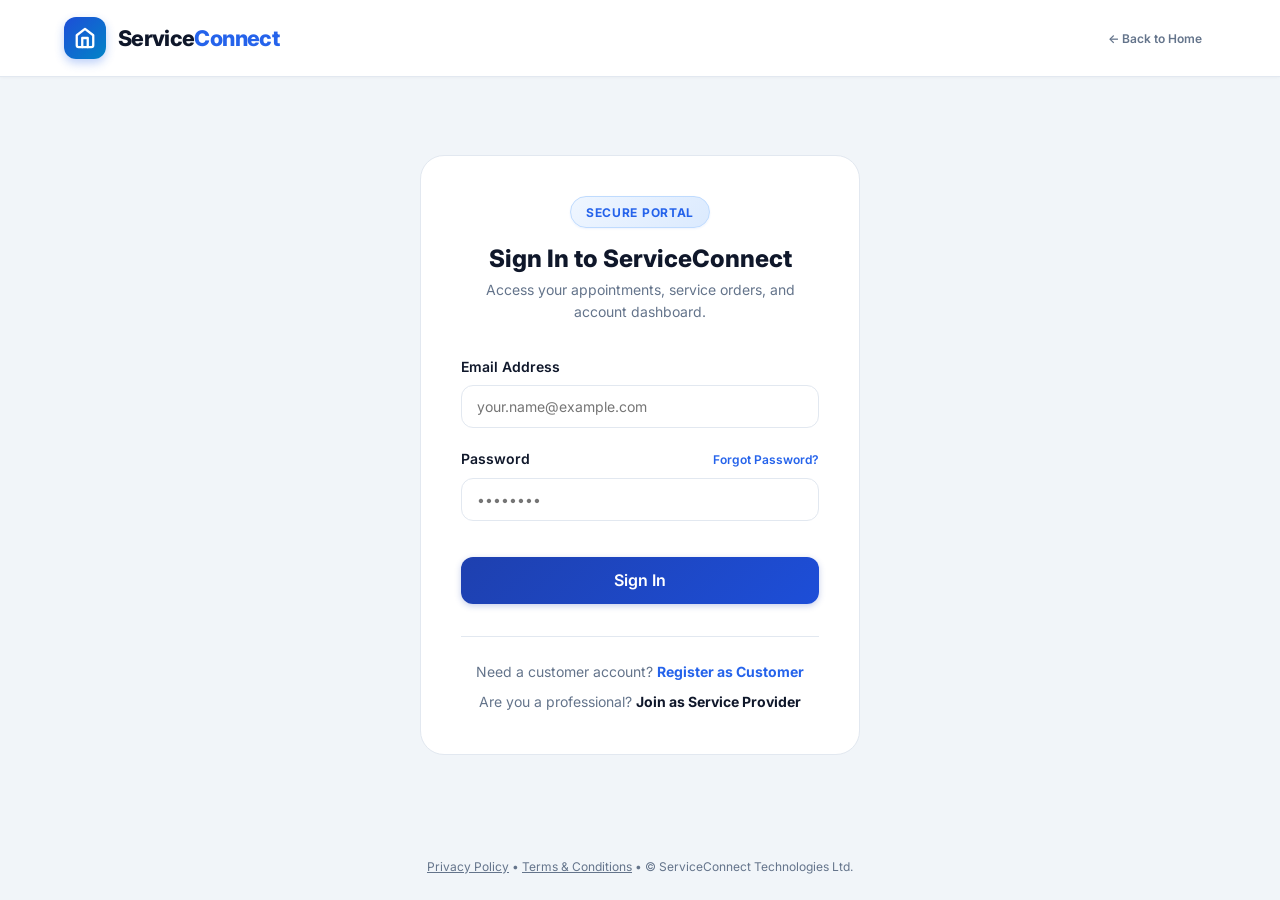
<file: frontend/pages/admin-dashboard.html>
<!DOCTYPE html>
<html lang="en">
<head>
  <meta charset="UTF-8">
  <meta name="viewport" content="width=device-width, initial-scale=1.0">
  <title>Admin Dashboard – ServiceConnect</title>
  <link rel="preconnect" href="https://fonts.googleapis.com">
  <link rel="preconnect" href="https://fonts.gstatic.com" crossorigin>
  <link href="https://fonts.googleapis.com/css2?family=Inter:wght@400;500;600;700;800&display=swap" rel="stylesheet">
  <link rel="stylesheet" href="../css/styles.css">
  <link rel="stylesheet" href="../css/dashboard.css">
</head>
<body>

  <!-- Navigation Bar -->
  <header class="navbar">
    <div class="container nav-container">
      <a href="../index.html" class="brand-logo">
        <div class="brand-icon">
          <svg viewBox="0 0 24 24" stroke-width="2.5" stroke-linecap="round" stroke-linejoin="round">
            <path d="M3 9l9-7 9 7v11a2 2 0 0 1-2 2H5a2 2 0 0 1-2-2z"></path>
            <polyline points="9 22 9 12 15 12 15 22"></polyline>
          </svg>
        </div>
        <div class="brand-text">Service<span>Connect</span> <span style="font-size: var(--font-size-2xs); background: var(--color-surface-alt); border: 1px solid var(--color-border); color: var(--color-accent); font-weight: 800; padding: 0.15rem 0.5rem; border-radius: var(--radius-sm); vertical-align: middle;">ADMIN</span></div>
      </a>

      <nav class="nav-menu">
        <a href="../index.html" class="nav-link">Main Website</a>
        <a href="categories.html" class="nav-link">Categories</a>
        <a href="providers.html" class="nav-link">Providers</a>
        <div class="nav-actions"></div>
      </nav>

      <button class="mobile-menu-btn" aria-label="Toggle navigation">☰</button>
    </div>
  </header>

  <div class="dashboard-layout">
    <!-- Sidebar -->
    <aside class="dashboard-sidebar">
      <div class="sidebar-user">
        <div class="sidebar-avatar" style="background-color: var(--status-progress-bg); color: var(--status-progress); border-color: var(--status-progress-border);">A</div>
        <div class="sidebar-user-info">
          <h4>Admin Portal</h4>
          <span class="sidebar-user-role">System Administrator</span>
        </div>
      </div>

      <nav class="sidebar-nav">
        <a class="sidebar-link active" onclick="switchAdminTab('overview', this)">
          <span class="sidebar-link-icon">📊</span>
          <span>Platform Overview</span>
        </a>
        <a class="sidebar-link" onclick="switchAdminTab('approvals', this)">
          <span class="sidebar-link-icon">🛡️</span>
          <span>Provider Approvals</span>
        </a>
        <a class="sidebar-link" onclick="switchAdminTab('categories', this)">
          <span class="sidebar-link-icon">⚡</span>
          <span>Service Categories</span>
        </a>
        <a class="sidebar-link" onclick="switchAdminTab('users', this)">
          <span class="sidebar-link-icon">👥</span>
          <span>User Accounts</span>
        </a>
        <a class="sidebar-link" onclick="switchAdminTab('allBookings', this)">
          <span class="sidebar-link-icon">📑</span>
          <span>All Bookings</span>
        </a>
        <a class="sidebar-link" onclick="Auth.logout()" style="color: var(--status-cancelled); margin-top: auto;">
          <span class="sidebar-link-icon">🚪</span>
          <span>Sign Out</span>
        </a>
      </nav>
    </aside>

    <!-- Main Content Area -->
    <main class="dashboard-main">
      <div class="dashboard-header">
        <div class="dashboard-title-box">
          <h1>System Control & Analytics</h1>
          <p>Monitor platform performance, verify local businesses and audit transactions.</p>
        </div>
        <div>
          <button class="btn btn-outline btn-sm" onclick="showToast('Database connection healthy: MySQL 8.0', 'success')">DB Status: Connected</button>
        </div>
      </div>

      <!-- High Level Metrics Grid -->
      <div class="stats-grid">
        <div class="stat-card">
          <div class="stat-info">
            <div class="stat-label">Total Customers</div>
            <div class="stat-value" id="admCustomers">142</div>
          </div>
          <div class="stat-icon">👤</div>
        </div>
        <div class="stat-card">
          <div class="stat-info">
            <div class="stat-label">Active Providers</div>
            <div class="stat-value" id="admProviders">38</div>
          </div>
          <div class="stat-icon">🔧</div>
        </div>
        <div class="stat-card">
          <div class="stat-info">
            <div class="stat-label">Total Bookings</div>
            <div class="stat-value" id="admBookings">289</div>
          </div>
          <div class="stat-icon">📅</div>
        </div>
        <div class="stat-card">
          <div class="stat-info">
            <div class="stat-label">Pending Approvals</div>
            <div class="stat-value" id="admApprovals" style="color: var(--status-pending);">4</div>
          </div>
          <div class="stat-icon" style="color: var(--status-pending);">⏳</div>
        </div>
      </div>

      <!-- SECTION: Overview (Recent Bookings & Quick Actions) -->
      <div id="admSectionOverview">
        <h3 style="font-size: var(--font-size-lg); font-weight: 800; margin-bottom: 1.25rem;">Recent Platform Transactions</h3>
        <div class="table-responsive">
          <table class="data-table">
            <thead>
              <tr>
                <th>Booking Ref</th>
                <th>Customer</th>
                <th>Provider</th>
                <th>Service</th>
                <th>Scheduled Date</th>
                <th>Status</th>
                <th>Price</th>
              </tr>
            </thead>
            <tbody id="admRecentBookingsBody">
              <!-- Injected via JS -->
            </tbody>
          </table>
        </div>
      </div>

      <!-- SECTION: Pending Provider Approvals -->
      <div id="admSectionApprovals" style="display: none;">
        <h3 style="font-size: var(--font-size-lg); font-weight: 800; margin-bottom: 0.5rem;">Provider Registration Approvals</h3>
        <p style="font-size: var(--font-size-sm); color: var(--color-text-muted); margin-bottom: 1.5rem;">Review and verify business credentials before activating provider profiles on search results.</p>

        <div class="table-responsive">
          <table class="data-table">
            <thead>
              <tr>
                <th>Provider Name</th>
                <th>Business Entity</th>
                <th>Category</th>
                <th>Experience</th>
                <th>Service Area</th>
                <th>Status</th>
                <th style="text-align: right;">Review Action</th>
              </tr>
            </thead>
            <tbody id="admApprovalsTableBody">
              <tr><td colspan="7" style="text-align: center; padding: 2.5rem; color: var(--color-text-muted);">Loading pending provider applications...</td></tr>
            </tbody>
          </table>
        </div>
      </div>

      <!-- SECTION: Service Categories Management -->
      <div id="admSectionCategories" style="display: none;">
        <div style="display: flex; justify-content: space-between; align-items: center; margin-bottom: 1.5rem; flex-wrap: wrap; gap: 0.5rem;">
          <div>
            <h3 style="font-size: var(--font-size-lg); font-weight: 800;">Service Categories Directory</h3>
            <p style="font-size: var(--font-size-xs); color: var(--color-text-muted);">Manage categories, slugs and active catalog states</p>
          </div>
          <button class="btn btn-primary btn-sm" onclick="openAddCategoryModal()">+ Add New Category</button>
        </div>

        <div class="table-responsive">
          <table class="data-table">
            <thead>
              <tr>
                <th>Icon</th>
                <th>Category Name</th>
                <th>Slug</th>
                <th>Description</th>
                <th>Status</th>
                <th style="text-align: right;">Actions</th>
              </tr>
            </thead>
            <tbody id="admCategoriesTableBody">
              <!-- Injected via JS -->
            </tbody>
          </table>
        </div>
      </div>

      <!-- SECTION: User Accounts -->
      <div id="admSectionUsers" style="display: none;">
        <h3 style="font-size: var(--font-size-lg); font-weight: 800; margin-bottom: 1.5rem;">Manage User Accounts</h3>
        <div class="table-responsive">
          <table class="data-table">
            <thead>
              <tr>
                <th>User ID</th>
                <th>Full Name</th>
                <th>Email</th>
                <th>Role</th>
                <th>Account Status</th>
                <th style="text-align: right;">Actions</th>
              </tr>
            </thead>
            <tbody id="admUsersTableBody">
              <tr><td colspan="6" style="text-align: center; padding: 2.5rem; color: var(--color-text-muted);">Loading user directory...</td></tr>
            </tbody>
          </table>
        </div>
      </div>

      <!-- SECTION: All Bookings -->
      <div id="admSectionAllBookings" style="display: none;">
        <h3 style="font-size: var(--font-size-lg); font-weight: 800; margin-bottom: 1.5rem;">All Platform Transactions</h3>
        <div class="table-responsive">
          <table class="data-table">
            <thead>
              <tr>
                <th>Booking Ref</th>
                <th>Customer</th>
                <th>Provider</th>
                <th>Service</th>
                <th>Date & Slot</th>
                <th>Status</th>
                <th>Price</th>
              </tr>
            </thead>
            <tbody id="admAllBookingsTableBody">
              <!-- Injected via JS -->
            </tbody>
          </table>
        </div>
      </div>

    </main>
  </div>

  <script src="../js/api.js"></script>
  <script src="../js/auth.js"></script>
  <script src="../js/main.js"></script>
  <script>
    async function initAdminDashboard() {
      const user = Auth.requireRole(['ADMIN']);
      if (!user) return;

      await loadAdminStats();
      await loadPendingApprovals();
      await loadAdminUsers();
      await loadAdminBookings();
      await loadAdminCategories();
    }

    async function loadAdminStats() {
      try {
        const res = await Api.request('/admin/stats');
        if (res && res.data) {
          document.getElementById('admCustomers').textContent = res.data.totalCustomers || 0;
          document.getElementById('admProviders').textContent = res.data.totalProviders || 0;
          document.getElementById('admBookings').textContent = res.data.totalBookings || 0;
          document.getElementById('admApprovals').textContent = res.data.pendingApprovals || 0;
        }
      } catch (err) {
        console.warn('Could not load stats:', err);
      }
    }

    async function loadPendingApprovals() {
      const tbody = document.getElementById('admApprovalsTableBody');
      try {
        const res = await Api.request('/admin/providers/pending');
        if (!res || !res.data || res.data.length === 0) {
          tbody.innerHTML = `<tr><td colspan="7" style="text-align: center; padding: 3rem; color: var(--color-text-muted);">✓ No pending provider applications awaiting review.</td></tr>`;
          return;
        }
        tbody.innerHTML = res.data.map(p => `
          <tr>
            <td><strong>${p.providerName || p.businessName}</strong></td>
            <td>${p.businessName}</td>
            <td><span class="badge badge-pending">${p.categoryName || 'Service'}</span></td>
            <td>${p.experienceYears || 1} years</td>
            <td>${p.serviceArea || 'Local Area'}</td>
            <td><span class="badge badge-pending">${p.approvalStatus || 'PENDING'}</span></td>
            <td style="text-align: right;">
              <button class="btn btn-primary btn-sm" onclick="approveProviderById(${p.id})">Approve</button>
              <button class="btn btn-danger btn-sm" onclick="rejectProviderById(${p.id})">Reject</button>
            </td>
          </tr>
        `).join('');
      } catch (err) {
        tbody.innerHTML = `<tr><td colspan="7" style="text-align: center; padding: 2rem; color: var(--status-cancelled);">Failed to load pending approvals: ${err.message}</td></tr>`;
      }
    }

    async function approveProviderById(id) {
      if (!confirm('Approve this service provider profile and make them publicly discoverable?')) return;
      try {
        const res = await Api.request(`/admin/providers/${id}/approve`, { method: 'PUT' });
        showToast(res.message || 'Provider approved and notified via email!', 'success');
        await loadPendingApprovals();
        await loadAdminStats();
      } catch (err) {
        showToast(err.message || 'Approval failed', 'error');
      }
    }

    async function rejectProviderById(id) {
      const reason = prompt('Enter rejection reason to notify provider (e.g., Incomplete trade license, unverifiable service address):');
      if (reason === null) return;
      try {
        const res = await Api.request(`/admin/providers/${id}/reject`, {
          method: 'PUT',
          body: JSON.stringify({ reason: reason || 'Documentation requirements not met' })
        });
        showToast(res.message || 'Provider application rejected and notified.', 'info');
        await loadPendingApprovals();
        await loadAdminStats();
      } catch (err) {
        showToast(err.message || 'Rejection failed', 'error');
      }
    }

    async function loadAdminUsers() {
      const tbody = document.getElementById('admUsersTableBody');
      try {
        const res = await Api.request('/admin/users');
        if (!res || !res.data || res.data.length === 0) {
          tbody.innerHTML = `<tr><td colspan="6" style="text-align: center; padding: 3rem; color: var(--color-text-muted);">No user accounts recorded.</td></tr>`;
          return;
        }
        tbody.innerHTML = res.data.map(u => {
          const isActive = (u.status === 'ACTIVE');
          const isSuspended = (u.status === 'SUSPENDED');
          return `
            <tr>
              <td><span class="ref-tag">#USR-${u.id}</span></td>
              <td><strong>${u.fullName || 'User'}</strong></td>
              <td>${u.email}</td>
              <td><span class="badge ${u.role === 'ADMIN' ? 'badge-progress' : (u.role === 'PROVIDER' ? 'badge-accepted' : 'badge-completed')}">${u.role}</span></td>
              <td><span class="badge ${isActive ? 'badge-verified' : 'badge-cancelled'}">${u.status}</span></td>
              <td style="text-align: right;">
                ${u.role !== 'ADMIN' ? `
                  <button class="btn btn-sm ${isActive ? 'btn-outline' : 'btn-primary'}" onclick="toggleUserStatus(${u.id}, '${u.status}')">
                    ${isActive ? 'Suspend' : 'Reactivate'}
                  </button>
                ` : '<span style="font-size: var(--font-size-xs); color: var(--color-text-muted);">Protected</span>'}
              </td>
            </tr>
          `;
        }).join('');
      } catch (err) {
        tbody.innerHTML = `<tr><td colspan="6" style="text-align: center; padding: 2rem; color: var(--status-cancelled);">Failed to load user directory: ${err.message}</td></tr>`;
      }
    }

    async function toggleUserStatus(userId, currentStatus) {
      const newStatus = (currentStatus === 'ACTIVE') ? 'SUSPENDED' : 'ACTIVE';
      const actionLabel = (newStatus === 'SUSPENDED') ? 'suspend' : 'reactivate';
      if (!confirm(`Are you sure you want to ${actionLabel} account #USR-${userId}?`)) return;
      try {
        const res = await Api.request(`/admin/users/${userId}/status?status=${newStatus}`, { method: 'PUT' });
        showToast(res.message || `User account #${userId} ${newStatus.toLowerCase()}`, 'success');
        await loadAdminUsers();
      } catch (err) {
        showToast(err.message || 'Failed to update user status', 'error');
      }
    }

    async function loadAdminBookings() {
      const recBody = document.getElementById('admRecentBookingsBody');
      const allBody = document.getElementById('admAllBookingsTableBody');
      try {
        const res = await Api.request('/bookings');
        const bookings = (res && res.data) ? res.data : [];

        if (bookings.length === 0) {
          const emptyRow = `<tr><td colspan="7" style="text-align: center; padding: 3rem; color: var(--color-text-muted);">No appointments recorded on platform yet.</td></tr>`;
          if (recBody) recBody.innerHTML = emptyRow;
          if (allBody) allBody.innerHTML = emptyRow;
          return;
        }

        const renderRows = (list) => list.map(b => {
          let badgeClass = 'badge-pending';
          if (b.status === 'ACCEPTED') badgeClass = 'badge-accepted';
          if (b.status === 'IN_PROGRESS') badgeClass = 'badge-progress';
          if (b.status === 'COMPLETED') badgeClass = 'badge-completed';
          if (b.status === 'CANCELLED' || b.status === 'REJECTED') badgeClass = 'badge-cancelled';

          return `
            <tr>
              <td><span class="ref-tag">${b.bookingReference || b.reference}</span></td>
              <td>${b.customerName}</td>
              <td>${b.providerName || 'Provider'}</td>
              <td>${b.serviceName || 'Service'}</td>
              <td>${b.bookingDate} (${b.timeSlot})</td>
              <td><span class="badge ${badgeClass}">${(b.status || 'PENDING').replace('_', ' ')}</span></td>
              <td><strong>${formatCurrency(b.price)}</strong></td>
            </tr>
          `;
        }).join('');

        if (recBody) recBody.innerHTML = renderRows(bookings.slice(0, 5));
        if (allBody) allBody.innerHTML = renderRows(bookings);
      } catch (err) {
        console.warn('Could not load bookings:', err);
      }
    }

    async function loadAdminCategories() {
      const tbody = document.getElementById('admCategoriesTableBody');
      try {
        const res = await Api.request('/categories');
        if (res && res.data) {
          tbody.innerHTML = res.data.map(c => `
            <tr>
              <td style="font-size: 1.35rem; width: 40px;">${c.icon}</td>
              <td><strong>${c.name}</strong></td>
              <td><code style="font-size: var(--font-size-xs); background: var(--color-surface-alt); padding: 0.2rem 0.4rem; border-radius: 4px;">${c.slug}</code></td>
              <td style="color: var(--color-text-muted); font-size: var(--font-size-xs);">${c.description}</td>
              <td><span class="badge badge-completed">Active</span></td>
              <td style="text-align: right;">
                <button class="btn btn-outline btn-sm" onclick="showToast('Catalog category configured', 'info')">Active</button>
              </td>
            </tr>
          `).join('');
        }
      } catch (err) {
        tbody.innerHTML = `<tr><td colspan="6" style="text-align: center; color: var(--color-text-muted);">Failed to load categories: ${err.message}</td></tr>`;
      }
    }

    function switchAdminTab(tab, el) {
      document.querySelectorAll('.sidebar-link').forEach(l => l.classList.remove('active'));
      el.classList.add('active');

      document.getElementById('admSectionOverview').style.display = (tab === 'overview') ? 'block' : 'none';
      document.getElementById('admSectionApprovals').style.display = (tab === 'approvals') ? 'block' : 'none';
      document.getElementById('admSectionCategories').style.display = (tab === 'categories') ? 'block' : 'none';
      document.getElementById('admSectionUsers').style.display = (tab === 'users') ? 'block' : 'none';
      document.getElementById('admSectionAllBookings').style.display = (tab === 'allBookings') ? 'block' : 'none';
    }

    function openAddCategoryModal() {
      const catName = prompt('Enter new category name:');
      if (catName) {
        showToast(`Category "${catName}" added!`, 'success');
      }
    }

    document.addEventListener('DOMContentLoaded', initAdminDashboard);
  </script>
</body>
</html>
</file>
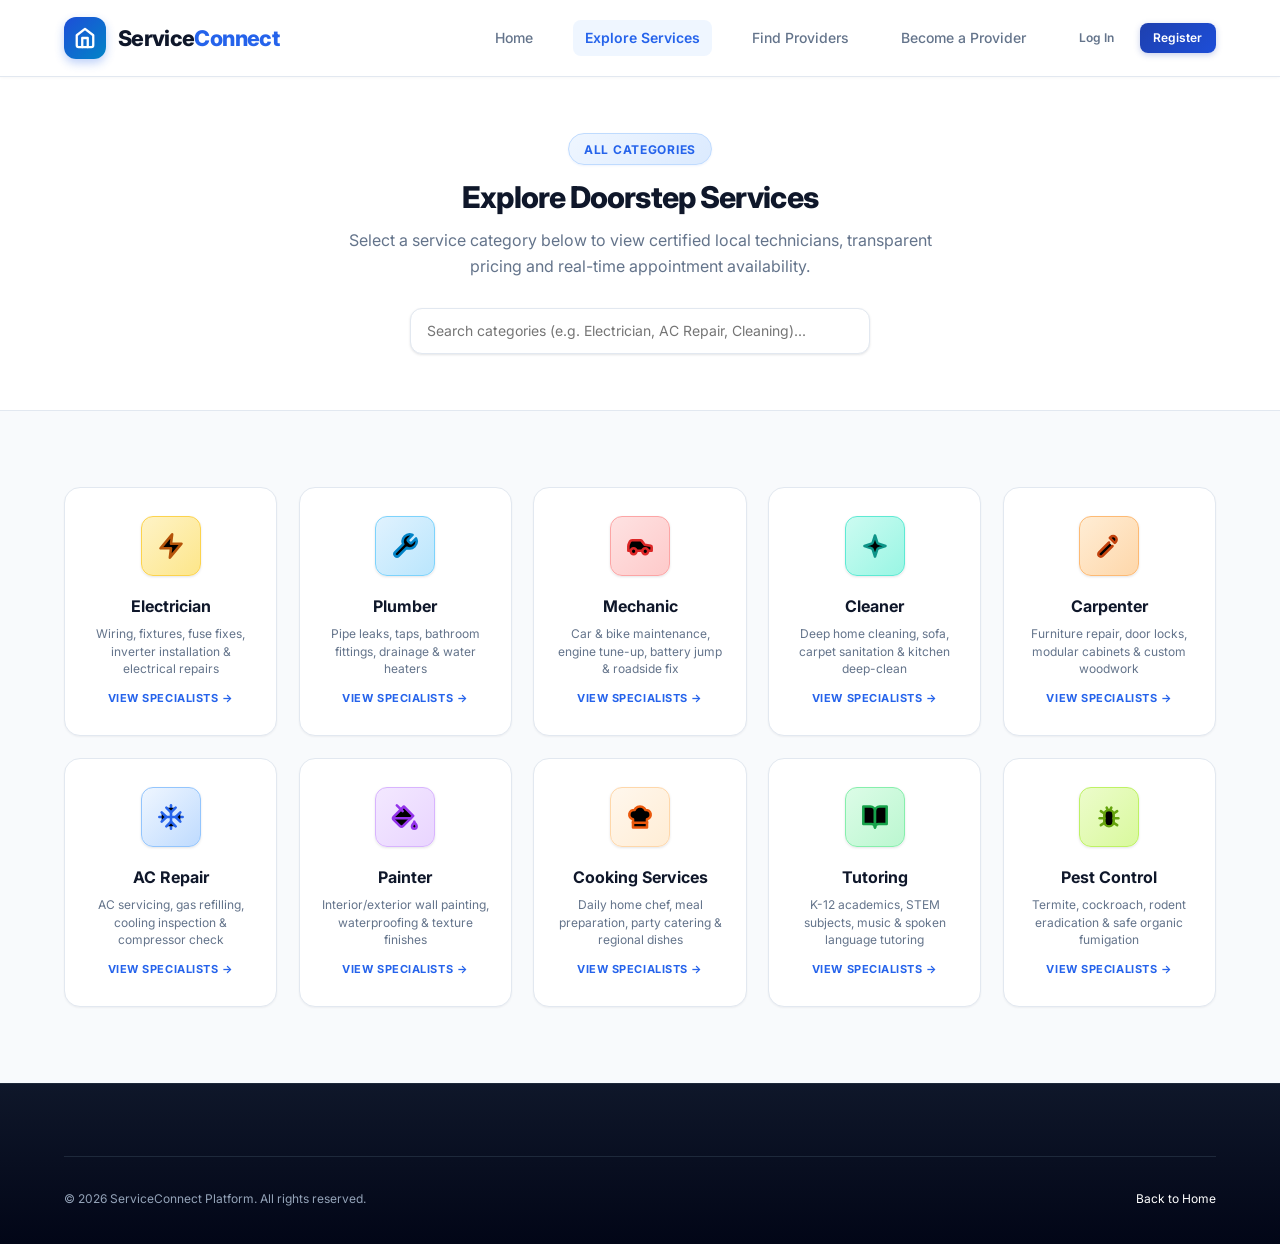
<file: frontend/pages/categories.html>
<!DOCTYPE html>
<html lang="en">
<head>
  <meta charset="UTF-8">
  <meta name="viewport" content="width=device-width, initial-scale=1.0">
  <title>Service Categories – ServiceConnect</title>
  <link rel="preconnect" href="https://fonts.googleapis.com">
  <link rel="preconnect" href="https://fonts.gstatic.com" crossorigin>
  <link href="https://fonts.googleapis.com/css2?family=Inter:wght@400;500;600;700;800&display=swap" rel="stylesheet">
  <link rel="stylesheet" href="../css/styles.css">
</head>
<body>

  <!-- Navigation Bar -->
  <header class="navbar">
    <div class="container nav-container">
      <a href="../index.html" class="brand-logo">
        <div class="brand-icon">
          <svg viewBox="0 0 24 24" stroke-width="2.5" stroke-linecap="round" stroke-linejoin="round">
            <path d="M3 9l9-7 9 7v11a2 2 0 0 1-2 2H5a2 2 0 0 1-2-2z"></path>
            <polyline points="9 22 9 12 15 12 15 22"></polyline>
          </svg>
        </div>
        <div class="brand-text">Service<span>Connect</span></div>
      </a>

      <nav class="nav-menu">
        <a href="../index.html" class="nav-link">Home</a>
        <a href="categories.html" class="nav-link active">Explore Services</a>
        <a href="providers.html" class="nav-link">Find Providers</a>
        <a href="register.html?role=PROVIDER" class="nav-link">Become a Provider</a>
        <div class="nav-actions"></div>
      </nav>

      <button class="mobile-menu-btn" aria-label="Toggle navigation">☰</button>
    </div>
  </header>

  <!-- Page Header -->
  <div style="background-color: var(--color-surface); border-bottom: 1px solid var(--color-border); padding: 3.5rem 0;">
    <div class="container" style="text-align: center; max-width: 680px;">
      <span class="section-tag">All Categories</span>
      <h1 class="section-title">Explore Doorstep Services</h1>
      <p class="section-subtitle">Select a service category below to view certified local technicians, transparent pricing and real-time appointment availability.</p>
      
      <!-- Category Quick Filter -->
      <div style="margin-top: 1.75rem; max-width: 460px; margin-left: auto; margin-right: auto;">
        <input type="text" id="categoryFilterInput" class="form-control" placeholder="Search categories (e.g. Electrician, AC Repair, Cleaning)..." style="box-shadow: var(--shadow-sm); padding: 0.85rem 1rem;">
      </div>
    </div>
  </div>

  <!-- Categories Grid Section -->
  <main class="section">
    <div class="container">
      <div class="category-grid" id="allCategoriesGrid">
        <!-- Rendered via JS -->
      </div>
    </div>
  </main>

  <!-- Footer -->
  <footer class="footer">
    <div class="container">
      <div class="footer-bottom">
        <div>© 2026 ServiceConnect Platform. All rights reserved.</div>
        <div><a href="../index.html" style="color: #ffffff;">Back to Home</a></div>
      </div>
    </div>
  </footer>

  <script src="../js/api.js"></script>
  <script src="../js/auth.js"></script>
  <script src="../js/main.js"></script>
  <script>
    let categoriesList = [];

    async function loadCategories() {
      const res = await Api.request('/categories');
      if (res && res.data) {
        categoriesList = res.data;
        renderCategories(categoriesList);
      }
    }

    function renderCategories(items) {
      const container = document.getElementById('allCategoriesGrid');
      if (items.length === 0) {
        container.innerHTML = `
          <div class="card" style="grid-column: 1/-1; text-align: center; padding: 3.5rem 1rem; border: 2px dashed var(--color-border);">
            <h3>No categories match your search</h3>
            <p style="color: var(--color-text-muted);">Try searching for another trade or service.</p>
          </div>
        `;
        return;
      }
      container.innerHTML = items.map(c => `
        <a href="providers.html?category=${encodeURIComponent(c.name)}" class="category-card cat-${c.slug}">
          <div class="category-icon-box">
            ${getCategoryIcon(c.slug)}
          </div>
          <div class="category-name">${c.name}</div>
          <div class="category-desc">${c.description}</div>
          <span class="category-count">View Specialists →</span>
        </a>
      `).join('');
    }

    document.getElementById('categoryFilterInput').addEventListener('input', (e) => {
      const query = e.target.value.toLowerCase().trim();
      const filtered = categoriesList.filter(c => 
        c.name.toLowerCase().includes(query) || c.description.toLowerCase().includes(query)
      );
      renderCategories(filtered);
    });

    document.addEventListener('DOMContentLoaded', loadCategories);
  </script>
</body>
</html>
</file>
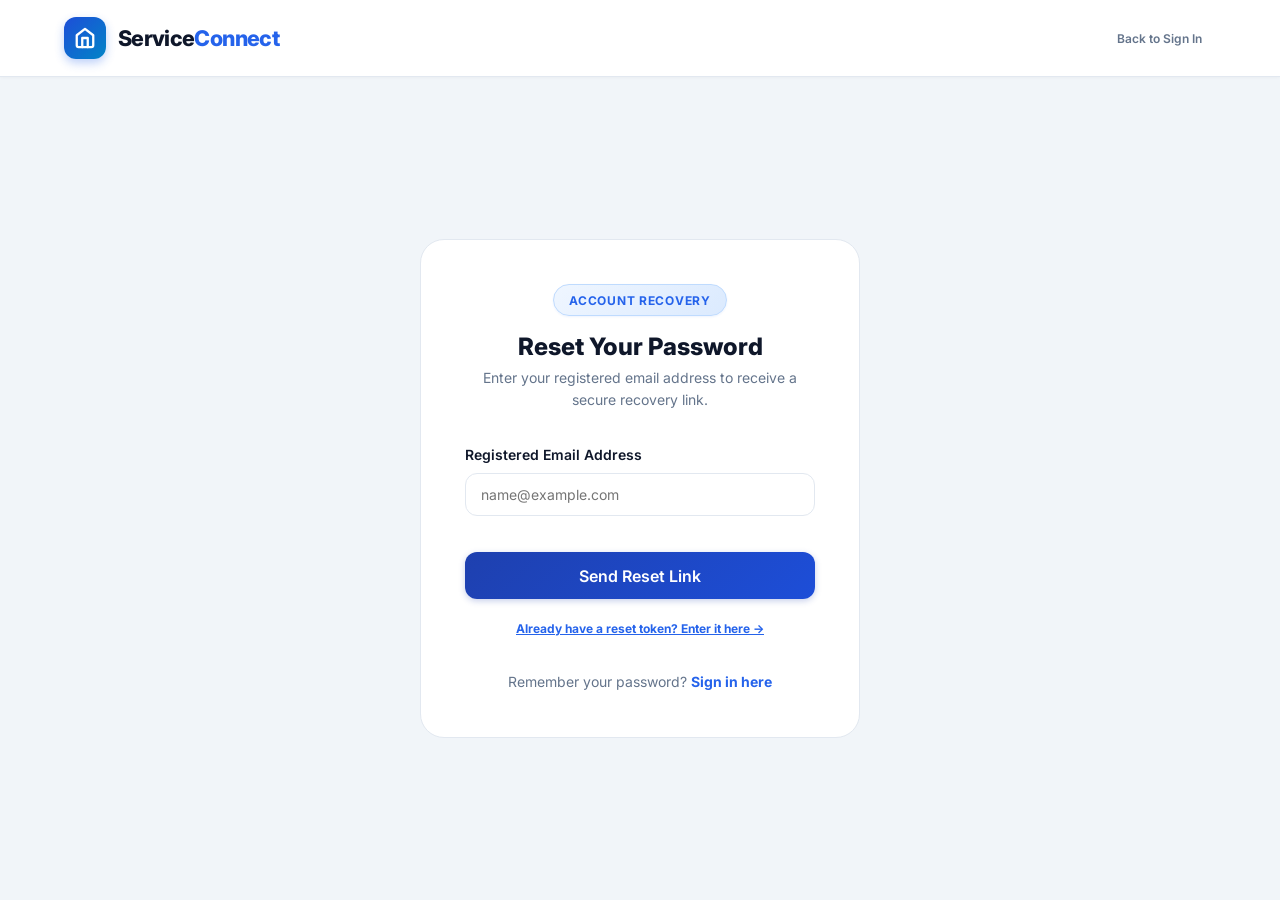
<file: frontend/pages/forgot-password.html>
<!DOCTYPE html>
<html lang="en">
<head>
  <meta charset="UTF-8">
  <meta name="viewport" content="width=device-width, initial-scale=1.0">
  <title>Reset Password – ServiceConnect</title>
  <link rel="preconnect" href="https://fonts.googleapis.com">
  <link rel="preconnect" href="https://fonts.gstatic.com" crossorigin>
  <link href="https://fonts.googleapis.com/css2?family=Inter:wght@400;500;600;700;800&display=swap" rel="stylesheet">
  <link rel="stylesheet" href="../css/styles.css">
</head>
<body style="background-color: var(--color-surface-alt); min-height: 100vh; display: flex; flex-direction: column;">

  <header class="navbar">
    <div class="container nav-container">
      <a href="../index.html" class="brand-logo">
        <div class="brand-icon">
          <svg viewBox="0 0 24 24" stroke-width="2.5" stroke-linecap="round" stroke-linejoin="round">
            <path d="M3 9l9-7 9 7v11a2 2 0 0 1-2 2H5a2 2 0 0 1-2-2z"></path>
            <polyline points="9 22 9 12 15 12 15 22"></polyline>
          </svg>
        </div>
        <div class="brand-text">Service<span>Connect</span></div>
      </a>
      <a href="login.html" class="btn btn-text btn-sm">Back to Sign In</a>
    </div>
  </header>

  <main style="flex: 1; display: flex; align-items: center; justify-content: center; padding: 3rem 1rem;">
    <div class="card" style="width: 100%; max-width: 440px; padding: 2.75rem; box-shadow: var(--shadow-xl); border-radius: var(--radius-xl);">
      <div style="text-align: center; margin-bottom: 2rem;">
        <span class="section-tag" style="margin-bottom: 0.5rem;">Account Recovery</span>
        <h1 style="font-size: var(--font-size-2xl); font-weight: 800; color: var(--color-primary); margin-top: 0.25rem;" id="fpTitle">Reset Your Password</h1>
        <p style="font-size: var(--font-size-sm); color: var(--color-text-muted);" id="fpSubtitle">Enter your registered email address to receive a secure recovery link.</p>
      </div>

      <div id="fpAlert" style="display: none; padding: 0.85rem 1rem; border-radius: var(--radius-md); font-size: var(--font-size-xs); font-weight: 600; margin-bottom: 1.5rem; line-height: 1.45;"></div>

      <!-- Phase 1: Request Reset Link Form -->
      <form id="requestResetForm">
        <div class="form-group">
          <label class="form-label" for="fpEmail">Registered Email Address</label>
          <input type="email" id="fpEmail" class="form-control" placeholder="name@example.com" required autocomplete="email">
        </div>

        <button type="submit" id="requestSubmitBtn" class="btn btn-primary btn-block btn-lg" style="margin-top: 1rem;">
          Send Reset Link
        </button>

        <div style="text-align: center; margin-top: 1.25rem; font-size: var(--font-size-xs);">
          <button type="button" onclick="switchToTokenForm()" style="background: none; border: none; color: var(--color-accent); font-weight: 700; cursor: pointer; text-decoration: underline;">
            Already have a reset token? Enter it here →
          </button>
        </div>
      </form>

      <!-- Phase 2: Enter New Password Form (If token is in URL or entered manually) -->
      <form id="setNewPasswordForm" style="display: none;">
        <div class="form-group" id="tokenFieldGroup">
          <label class="form-label" for="resetToken">Reset Recovery Token</label>
          <input type="text" id="resetToken" class="form-control" placeholder="e.g. ed107619-f562-4e66-8266-94a06a87e3bc" required style="font-family: monospace; font-size: 0.85rem;">
        </div>

        <div class="form-group">
          <label class="form-label" for="newPassword">New Password (min 8 chars)</label>
          <input type="password" id="newPassword" class="form-control" placeholder="••••••••" required minlength="8">
        </div>

        <div class="form-group">
          <label class="form-label" for="confirmNewPassword">Confirm New Password</label>
          <input type="password" id="confirmNewPassword" class="form-control" placeholder="••••••••" required minlength="8">
        </div>

        <button type="submit" id="setNewSubmitBtn" class="btn btn-primary btn-block btn-lg" style="margin-top: 1rem;">
          Update Password
        </button>

        <div style="text-align: center; margin-top: 1rem; font-size: var(--font-size-xs);">
          <button type="button" onclick="switchToRequestForm()" style="background: none; border: none; color: var(--color-text-muted); cursor: pointer; text-decoration: underline;">
            ← Back to request reset email
          </button>
        </div>
      </form>

      <div style="text-align: center; margin-top: 2rem; font-size: var(--font-size-sm); color: var(--color-text-muted);">
        Remember your password? <a href="login.html" style="color: var(--color-accent); font-weight: 700;">Sign in here</a>
      </div>
    </div>
  </main>

  <script src="../js/api.js"></script>
  <script src="../js/auth.js"></script>
  <script src="../js/main.js"></script>
  <script>
    const urlParams = new URLSearchParams(window.location.search);
    const rawToken = urlParams.get('token');
    const alertBox = document.getElementById('fpAlert');

    function showAlert(msg, isError = true) {
      alertBox.style.display = 'block';
      alertBox.style.backgroundColor = isError ? '#fee2e2' : '#dcfce7';
      alertBox.style.color = isError ? '#991b1b' : '#166534';
      alertBox.style.border = `1px solid ${isError ? '#fca5a5' : '#86efac'}`;
      alertBox.textContent = msg;
    }

    function sanitizeToken(t) {
      if (!t) return '';
      return t.trim().replace(/^[\[\("']+|[\]\)"']+$/g, '').trim();
    }

    function switchToTokenForm(prefillToken = '') {
      alertBox.style.display = 'none';
      document.getElementById('requestResetForm').style.display = 'none';
      document.getElementById('setNewPasswordForm').style.display = 'block';
      document.getElementById('fpTitle').textContent = 'Create New Password';
      document.getElementById('fpSubtitle').textContent = 'Enter your reset recovery token and choose a new secure password.';
      if (prefillToken) {
        document.getElementById('resetToken').value = prefillToken;
      }
      setTimeout(() => {
        if (!document.getElementById('resetToken').value) {
          document.getElementById('resetToken').focus();
        } else {
          document.getElementById('newPassword').focus();
        }
      }, 100);
    }

    function switchToRequestForm() {
      alertBox.style.display = 'none';
      document.getElementById('setNewPasswordForm').style.display = 'none';
      document.getElementById('requestResetForm').style.display = 'block';
      document.getElementById('fpTitle').textContent = 'Reset Your Password';
      document.getElementById('fpSubtitle').textContent = 'Enter your registered email address to receive a secure recovery link.';
      setTimeout(() => {
        document.getElementById('fpEmail').focus();
      }, 100);
    }

    // Auto-detect token in URL
    const cleanToken = sanitizeToken(rawToken);
    if (cleanToken) {
      switchToTokenForm(cleanToken);
    }

    // Handle Phase 1
    document.getElementById('requestResetForm').addEventListener('submit', async (e) => {
      e.preventDefault();
      alertBox.style.display = 'none';
      const email = document.getElementById('fpEmail').value.trim();
      const btn = document.getElementById('requestSubmitBtn');

      btn.disabled = true;
      btn.textContent = 'Processing...';

      try {
        const res = await Api.request('/auth/forgot-password', {
          method: 'POST',
          body: JSON.stringify({ email })
        });
        showAlert(res.message || 'If an account matches that email, a reset link and recovery token have been dispatched to your inbox.', false);
      } catch (err) {
        showAlert('If an account matches that email, a reset link and recovery token have been dispatched to your inbox.', false);
      } finally {
        btn.disabled = false;
        btn.textContent = 'Send Reset Link';
      }
    });

    // Handle Phase 2
    document.getElementById('setNewPasswordForm').addEventListener('submit', async (e) => {
      e.preventDefault();
      alertBox.style.display = 'none';

      const resetToken = sanitizeToken(document.getElementById('resetToken').value);
      const newPassword = document.getElementById('newPassword').value;
      const confirmNewPassword = document.getElementById('confirmNewPassword').value;
      const btn = document.getElementById('setNewSubmitBtn');

      if (!resetToken) {
        showAlert('Please enter the recovery token from your email.');
        return;
      }

      if (newPassword !== confirmNewPassword) {
        showAlert('Passwords do not match. Please re-enter.');
        return;
      }

      if (newPassword.length < 8) {
        showAlert('Password must be at least 8 characters long.');
        return;
      }

      btn.disabled = true;
      btn.textContent = 'Updating...';

      try {
        const res = await Api.request('/auth/reset-password', {
          method: 'POST',
          body: JSON.stringify({ token: resetToken, newPassword })
        });

        if (res && res.success) {
          showAlert('✓ Password has been reset successfully! Redirecting to sign in...', false);
          if (typeof showToast === 'function') {
            showToast('Password updated! Please sign in.', 'success');
          }
          setTimeout(() => {
            window.location.href = 'login.html';
          }, 1500);
        } else {
          showAlert(res && res.message ? res.message : 'Invalid or expired reset token.', true);
        }
      } catch (err) {
        showAlert(err.message || 'Unable to update password. Please request a new reset link.', true);
      } finally {
        btn.disabled = false;
        btn.textContent = 'Update Password';
      }
    });
  </script>
</body>
</html>
</file>
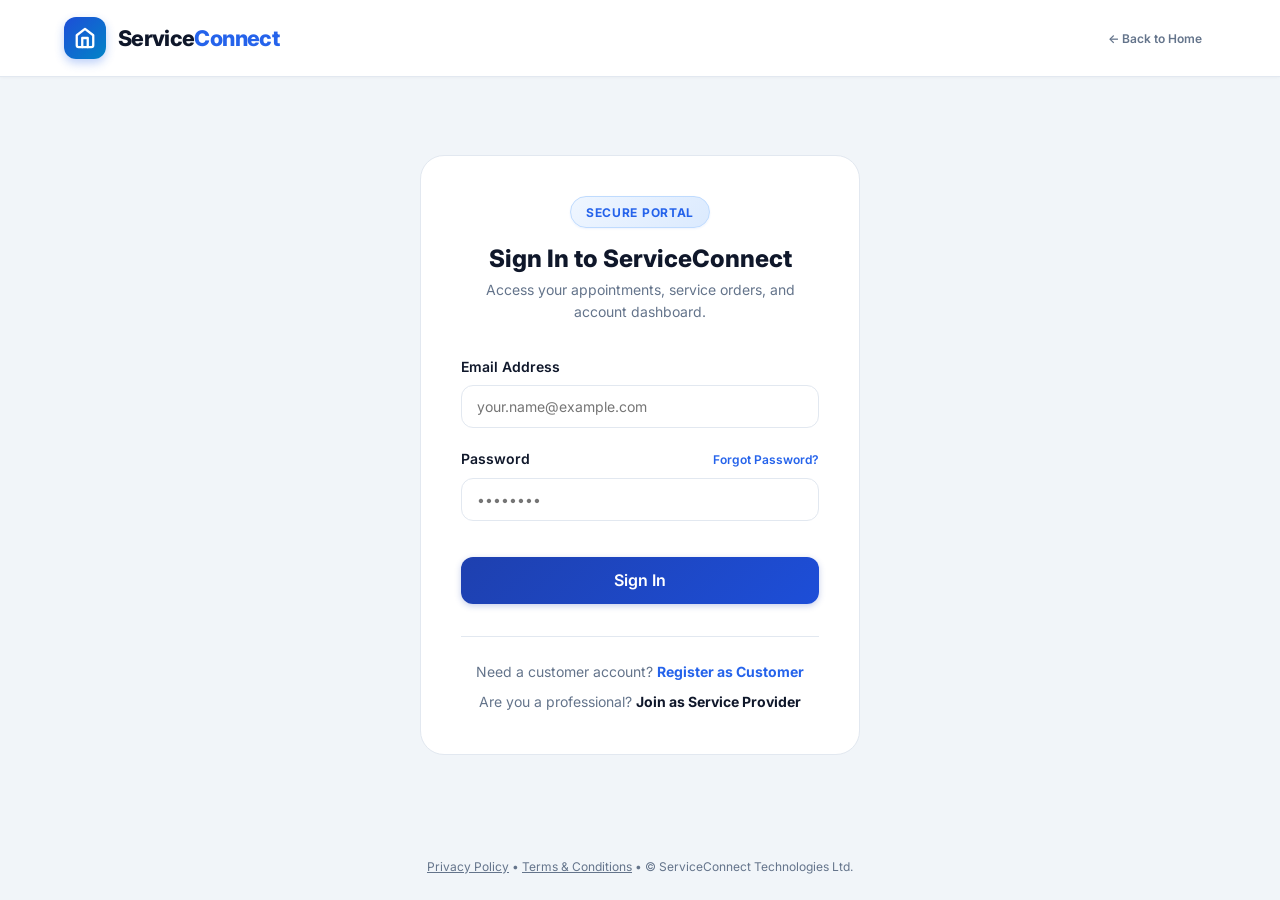
<file: frontend/pages/login.html>
<!DOCTYPE html>
<html lang="en">
<head>
  <meta charset="UTF-8">
  <meta name="viewport" content="width=device-width, initial-scale=1.0">
  <title>Sign In – ServiceConnect</title>
  <link rel="preconnect" href="https://fonts.googleapis.com">
  <link rel="preconnect" href="https://fonts.gstatic.com" crossorigin>
  <link href="https://fonts.googleapis.com/css2?family=Inter:wght@400;500;600;700;800&display=swap" rel="stylesheet">
  <link rel="stylesheet" href="../css/styles.css">
</head>
<body style="background-color: var(--color-surface-alt); min-height: 100vh; display: flex; flex-direction: column;">

  <!-- Simple Navigation Bar -->
  <header class="navbar">
    <div class="container nav-container">
      <a href="../index.html" class="brand-logo">
        <div class="brand-icon">
          <svg viewBox="0 0 24 24" stroke-width="2.5" stroke-linecap="round" stroke-linejoin="round">
            <path d="M3 9l9-7 9 7v11a2 2 0 0 1-2 2H5a2 2 0 0 1-2-2z"></path>
            <polyline points="9 22 9 12 15 12 15 22"></polyline>
          </svg>
        </div>
        <div class="brand-text">Service<span>Connect</span></div>
      </a>
      <a href="../index.html" class="btn btn-text btn-sm">← Back to Home</a>
    </div>
  </header>

  <main style="flex: 1; display: flex; align-items: center; justify-content: center; padding: 3rem 1rem;">
    <div class="card" style="width: 100%; max-width: 440px; padding: 2.5rem; box-shadow: var(--shadow-xl); border-radius: var(--radius-xl);">
      <div style="text-align: center; margin-bottom: 2rem;">
        <span class="section-tag" style="margin-bottom: 0.5rem;">Secure Portal</span>
        <h1 style="font-size: var(--font-size-2xl); font-weight: 800; color: var(--color-primary); margin-top: 0.25rem;">Sign In to ServiceConnect</h1>
        <p style="font-size: var(--font-size-sm); color: var(--color-text-muted);">Access your appointments, service orders, and account dashboard.</p>
      </div>

      <!-- Alert Box for Server Messages -->
      <div id="loginAlert" style="display: none; padding: 0.85rem 1rem; border-radius: var(--radius-md); font-size: var(--font-size-xs); font-weight: 600; margin-bottom: 1.5rem; line-height: 1.45;"></div>

      <form id="loginForm" novalidate>
        <div class="form-group">
          <label class="form-label" for="loginEmail">Email Address</label>
          <input type="email" id="loginEmail" class="form-control" placeholder="your.name@example.com" required autocomplete="email">
        </div>

        <div class="form-group">
          <div style="display: flex; justify-content: space-between; align-items: baseline;">
            <label class="form-label" for="loginPassword">Password</label>
            <a href="forgot-password.html" style="font-size: var(--font-size-xs); color: var(--color-accent); font-weight: 600;">Forgot Password?</a>
          </div>
          <input type="password" id="loginPassword" class="form-control" placeholder="••••••••" required autocomplete="current-password">
        </div>

        <button type="submit" id="loginSubmitBtn" class="btn btn-primary btn-block btn-lg" style="margin-top: 1rem;">
          Sign In
        </button>
      </form>

      <div style="margin-top: 2rem; padding-top: 1.5rem; border-top: 1px solid var(--color-border); text-align: center; font-size: var(--font-size-sm); color: var(--color-text-muted);">
        <div>Need a customer account? <a href="register.html?role=CUSTOMER" style="color: var(--color-accent); font-weight: 700;">Register as Customer</a></div>
        <div style="margin-top: 0.5rem;">Are you a professional? <a href="register.html?role=PROVIDER" style="color: var(--color-primary); font-weight: 700;">Join as Service Provider</a></div>
      </div>
    </div>
  </main>

  <footer style="text-align: center; padding: 1.5rem; font-size: var(--font-size-xs); color: var(--color-text-muted);">
    <a href="privacy.html" style="color: var(--color-text-muted); text-decoration: underline;">Privacy Policy</a> &bull;
    <a href="terms.html" style="color: var(--color-text-muted); text-decoration: underline;">Terms & Conditions</a> &bull;
    &copy; ServiceConnect Technologies Ltd.
  </footer>

  <script src="../js/api.js"></script>
  <script src="../js/auth.js"></script>
  <script src="../js/main.js"></script>
  <script>
    const loginForm = document.getElementById('loginForm');
    const submitBtn = document.getElementById('loginSubmitBtn');
    const alertBox = document.getElementById('loginAlert');

    function showAlert(message, isError = true, linkUrl = null, linkText = null) {
      alertBox.style.display = 'block';
      alertBox.style.backgroundColor = isError ? '#fee2e2' : '#dcfce7';
      alertBox.style.color = isError ? '#991b1b' : '#166534';
      alertBox.style.border = `1px solid ${isError ? '#fca5a5' : '#86efac'}`;
      
      let html = message;
      if (linkUrl && linkText) {
        html += `<br><a href="${linkUrl}" style="text-decoration: underline; font-weight: 700; color: inherit; margin-top: 0.35rem; display: inline-block;">${linkText}</a>`;
      }
      alertBox.innerHTML = html;
    }

    loginForm.addEventListener('submit', async (e) => {
      e.preventDefault();
      alertBox.style.display = 'none';

      const email = document.getElementById('loginEmail').value.trim();
      const password = document.getElementById('loginPassword').value;

      if (!email || !password) {
        showAlert('Please enter both your registered email address and password.');
        return;
      }

      submitBtn.disabled = true;
      submitBtn.textContent = 'Authenticating...';

      try {
        const res = await Api.request('/auth/login', {
          method: 'POST',
          body: JSON.stringify({ email, password })
        });

        if (res && res.success && res.data) {
          const authData = res.data;
          Auth.setUser(authData.user, authData.token);
          showToast('Welcome back, ' + authData.user.fullName + '!', 'success');

          // Direct to appropriate role dashboard
          setTimeout(() => {
            if (authData.user.role === 'ADMIN') {
              window.location.href = 'admin-dashboard.html';
            } else if (authData.user.role === 'PROVIDER') {
              window.location.href = 'provider-dashboard.html';
            } else {
              window.location.href = 'customer-dashboard.html';
            }
          }, 600);
        } else {
          const msg = res && res.message ? res.message : 'Invalid email or password.';
          if (msg.includes('verify')) {
            showAlert(msg, true, `verify-email.html?email=${encodeURIComponent(email)}`, 'Click here to Enter Verification Code');
          } else {
            showAlert(msg, true);
          }
        }
      } catch (err) {
        const errorMsg = err.message || 'Unable to connect to authentication server. Please try again.';
        if (errorMsg.includes('verify')) {
          showAlert(errorMsg, true, `verify-email.html?email=${encodeURIComponent(email)}`, 'Click here to Enter Verification Code');
        } else {
          showAlert(errorMsg, true);
        }
      } finally {
        submitBtn.disabled = false;
        submitBtn.textContent = 'Sign In';
      }
    });
  </script>
</body>
</html>
</file>
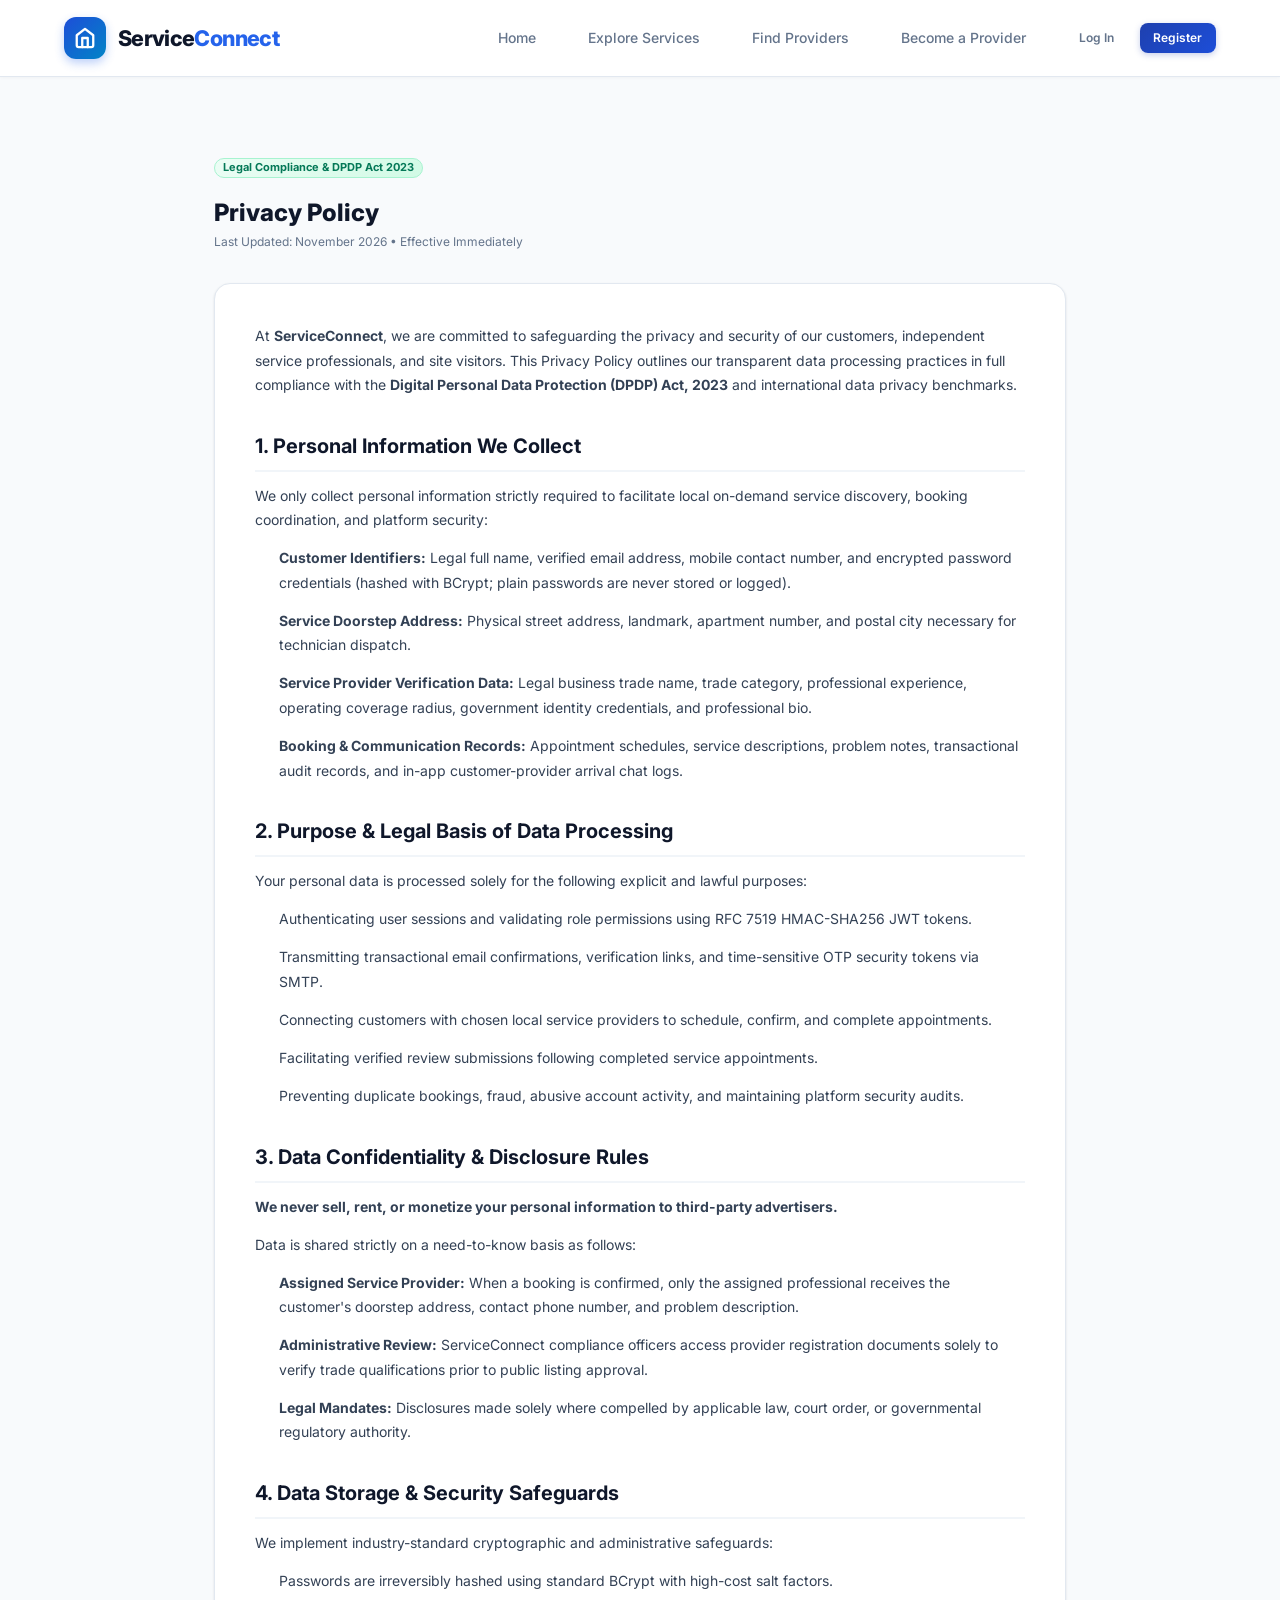
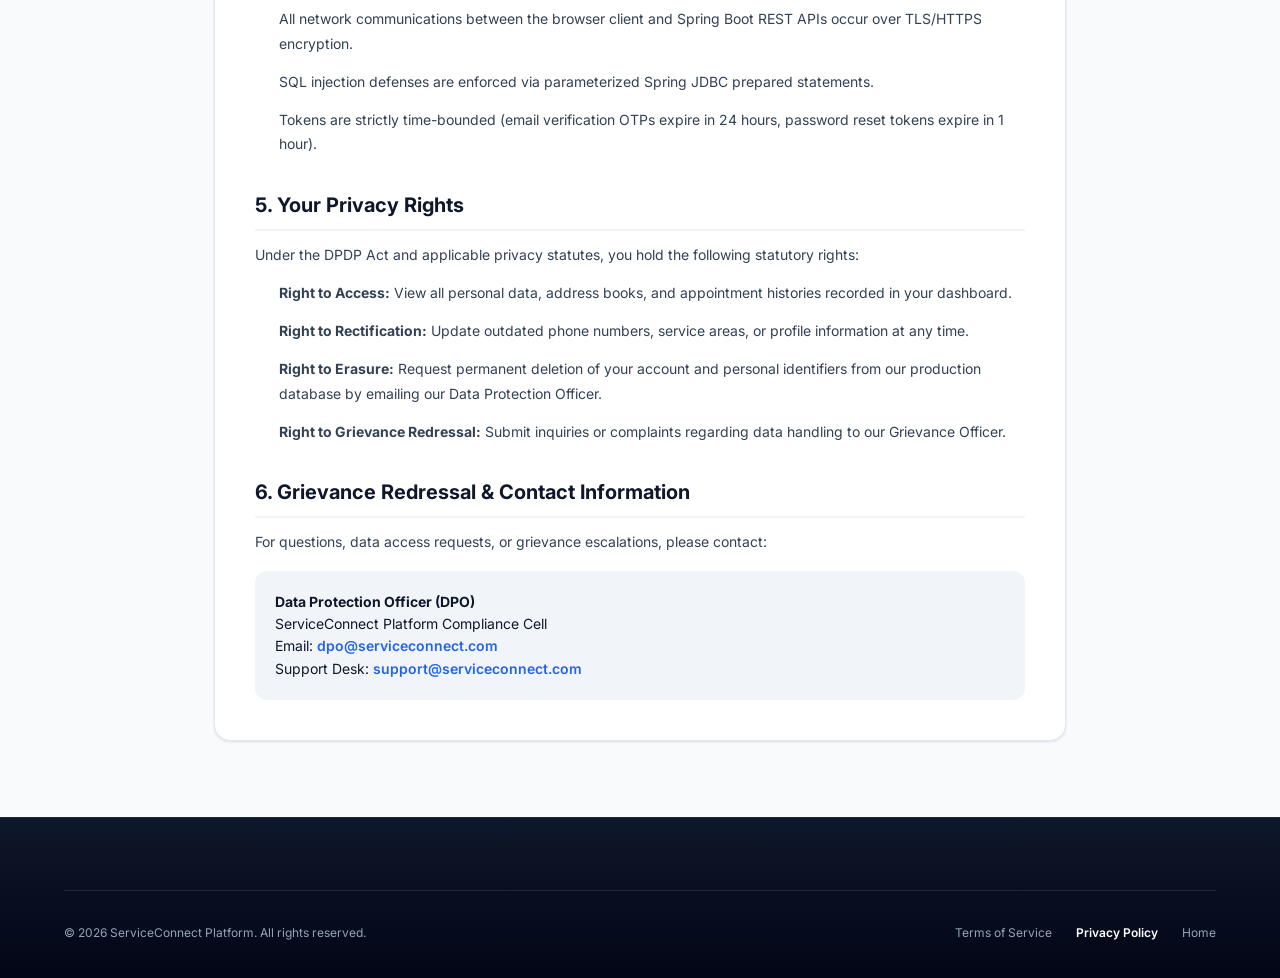
<file: frontend/pages/privacy.html>
<!DOCTYPE html>
<html lang="en">
<head>
  <meta charset="UTF-8">
  <meta name="viewport" content="width=device-width, initial-scale=1.0">
  <title>Privacy Policy – ServiceConnect</title>
  <link rel="preconnect" href="https://fonts.googleapis.com">
  <link rel="preconnect" href="https://fonts.gstatic.com" crossorigin>
  <link href="https://fonts.googleapis.com/css2?family=Inter:wght@400;500;600;700;800&display=swap" rel="stylesheet">
  <link rel="stylesheet" href="../css/styles.css">
  <style>
    .legal-content h2 {
      font-size: var(--font-size-xl);
      font-weight: 700;
      color: var(--color-primary);
      margin-top: 2rem;
      margin-bottom: 0.75rem;
      border-bottom: 2px solid var(--color-surface-alt);
      padding-bottom: 0.5rem;
    }
    .legal-content h3 {
      font-size: var(--font-size-base);
      font-weight: 600;
      color: var(--color-primary);
      margin-top: 1.25rem;
      margin-bottom: 0.5rem;
    }
    .legal-content p, .legal-content li {
      color: var(--color-text-secondary);
      line-height: 1.75;
      font-size: var(--font-size-sm);
      margin-bottom: 0.85rem;
    }
    .legal-content ul {
      padding-left: 1.5rem;
      margin-bottom: 1.25rem;
    }
    .legal-box {
      background-color: var(--color-surface);
      border: 1px solid var(--color-border);
      border-radius: var(--radius-lg);
      padding: 2.5rem;
      box-shadow: var(--shadow-sm);
    }
  </style>
</head>
<body>

  <!-- Navigation Bar -->
  <header class="navbar">
    <div class="container nav-container">
      <a href="../index.html" class="brand-logo">
        <div class="brand-icon">
          <svg viewBox="0 0 24 24" stroke-width="2.5" stroke-linecap="round" stroke-linejoin="round">
            <path d="M3 9l9-7 9 7v11a2 2 0 0 1-2 2H5a2 2 0 0 1-2-2z"></path>
            <polyline points="9 22 9 12 15 12 15 22"></polyline>
          </svg>
        </div>
        <div class="brand-text">Service<span>Connect</span></div>
      </a>

      <nav class="nav-menu">
        <a href="../index.html" class="nav-link">Home</a>
        <a href="categories.html" class="nav-link">Explore Services</a>
        <a href="providers.html" class="nav-link">Find Providers</a>
        <a href="register.html?role=PROVIDER" class="nav-link">Become a Provider</a>
        <div class="nav-actions"></div>
      </nav>

      <button class="mobile-menu-btn" aria-label="Toggle navigation">☰</button>
    </div>
  </header>

  <main class="section">
    <div class="container" style="max-width: 900px;">
      <div style="margin-bottom: 2rem;">
        <span class="badge badge-verified" style="margin-bottom: 0.5rem;">Legal Compliance & DPDP Act 2023</span>
        <h1 style="font-size: var(--font-size-2xl); font-weight: 800; color: var(--color-primary); margin-top: 0.5rem;">Privacy Policy</h1>
        <p style="color: var(--color-text-muted); font-size: var(--font-size-xs);">Last Updated: November 2026 • Effective Immediately</p>
      </div>

      <div class="legal-box legal-content">
        <p>
          At <strong>ServiceConnect</strong>, we are committed to safeguarding the privacy and security of our customers, independent service professionals, and site visitors. This Privacy Policy outlines our transparent data processing practices in full compliance with the <strong>Digital Personal Data Protection (DPDP) Act, 2023</strong> and international data privacy benchmarks.
        </p>

        <h2>1. Personal Information We Collect</h2>
        <p>We only collect personal information strictly required to facilitate local on-demand service discovery, booking coordination, and platform security:</p>
        <ul>
          <li><strong>Customer Identifiers:</strong> Legal full name, verified email address, mobile contact number, and encrypted password credentials (hashed with BCrypt; plain passwords are never stored or logged).</li>
          <li><strong>Service Doorstep Address:</strong> Physical street address, landmark, apartment number, and postal city necessary for technician dispatch.</li>
          <li><strong>Service Provider Verification Data:</strong> Legal business trade name, trade category, professional experience, operating coverage radius, government identity credentials, and professional bio.</li>
          <li><strong>Booking & Communication Records:</strong> Appointment schedules, service descriptions, problem notes, transactional audit records, and in-app customer-provider arrival chat logs.</li>
        </ul>

        <h2>2. Purpose & Legal Basis of Data Processing</h2>
        <p>Your personal data is processed solely for the following explicit and lawful purposes:</p>
        <ul>
          <li>Authenticating user sessions and validating role permissions using RFC 7519 HMAC-SHA256 JWT tokens.</li>
          <li>Transmitting transactional email confirmations, verification links, and time-sensitive OTP security tokens via SMTP.</li>
          <li>Connecting customers with chosen local service providers to schedule, confirm, and complete appointments.</li>
          <li>Facilitating verified review submissions following completed service appointments.</li>
          <li>Preventing duplicate bookings, fraud, abusive account activity, and maintaining platform security audits.</li>
        </ul>

        <h2>3. Data Confidentiality & Disclosure Rules</h2>
        <p>
          <strong>We never sell, rent, or monetize your personal information to third-party advertisers.</strong>
        </p>
        <p>Data is shared strictly on a need-to-know basis as follows:</p>
        <ul>
          <li><strong>Assigned Service Provider:</strong> When a booking is confirmed, only the assigned professional receives the customer's doorstep address, contact phone number, and problem description.</li>
          <li><strong>Administrative Review:</strong> ServiceConnect compliance officers access provider registration documents solely to verify trade qualifications prior to public listing approval.</li>
          <li><strong>Legal Mandates:</strong> Disclosures made solely where compelled by applicable law, court order, or governmental regulatory authority.</li>
        </ul>

        <h2>4. Data Storage & Security Safeguards</h2>
        <p>
          We implement industry-standard cryptographic and administrative safeguards:
        </p>
        <ul>
          <li>Passwords are irreversibly hashed using standard BCrypt with high-cost salt factors.</li>
          <li>All network communications between the browser client and Spring Boot REST APIs occur over TLS/HTTPS encryption.</li>
          <li>SQL injection defenses are enforced via parameterized Spring JDBC prepared statements.</li>
          <li>Tokens are strictly time-bounded (email verification OTPs expire in 24 hours, password reset tokens expire in 1 hour).</li>
        </ul>

        <h2>5. Your Privacy Rights</h2>
        <p>Under the DPDP Act and applicable privacy statutes, you hold the following statutory rights:</p>
        <ul>
          <li><strong>Right to Access:</strong> View all personal data, address books, and appointment histories recorded in your dashboard.</li>
          <li><strong>Right to Rectification:</strong> Update outdated phone numbers, service areas, or profile information at any time.</li>
          <li><strong>Right to Erasure:</strong> Request permanent deletion of your account and personal identifiers from our production database by emailing our Data Protection Officer.</li>
          <li><strong>Right to Grievance Redressal:</strong> Submit inquiries or complaints regarding data handling to our Grievance Officer.</li>
        </ul>

        <h2>6. Grievance Redressal & Contact Information</h2>
        <p>
          For questions, data access requests, or grievance escalations, please contact:
        </p>
        <div style="background-color: var(--color-surface-alt); padding: 1.25rem; border-radius: var(--radius-md); font-size: var(--font-size-sm); margin-top: 1rem;">
          <strong>Data Protection Officer (DPO)</strong><br>
          ServiceConnect Platform Compliance Cell<br>
          Email: <a href="mailto:dpo@serviceconnect.com" style="color: var(--color-accent); font-weight: 600;">dpo@serviceconnect.com</a><br>
          Support Desk: <a href="mailto:support@serviceconnect.com" style="color: var(--color-accent); font-weight: 600;">support@serviceconnect.com</a>
        </div>
      </div>
    </div>
  </main>

  <!-- Footer -->
  <footer class="footer">
    <div class="container">
      <div class="footer-bottom">
        <div>© 2026 ServiceConnect Platform. All rights reserved.</div>
        <div style="display: flex; gap: 1.5rem;">
          <a href="terms.html" style="color: #94a3b8;">Terms of Service</a>
          <a href="privacy.html" style="color: #ffffff; font-weight: 600;">Privacy Policy</a>
          <a href="../index.html" style="color: #94a3b8;">Home</a>
        </div>
      </div>
    </div>
  </footer>

  <script src="../js/api.js"></script>
  <script src="../js/auth.js"></script>
  <script src="../js/main.js"></script>
</body>
</html>
</file>
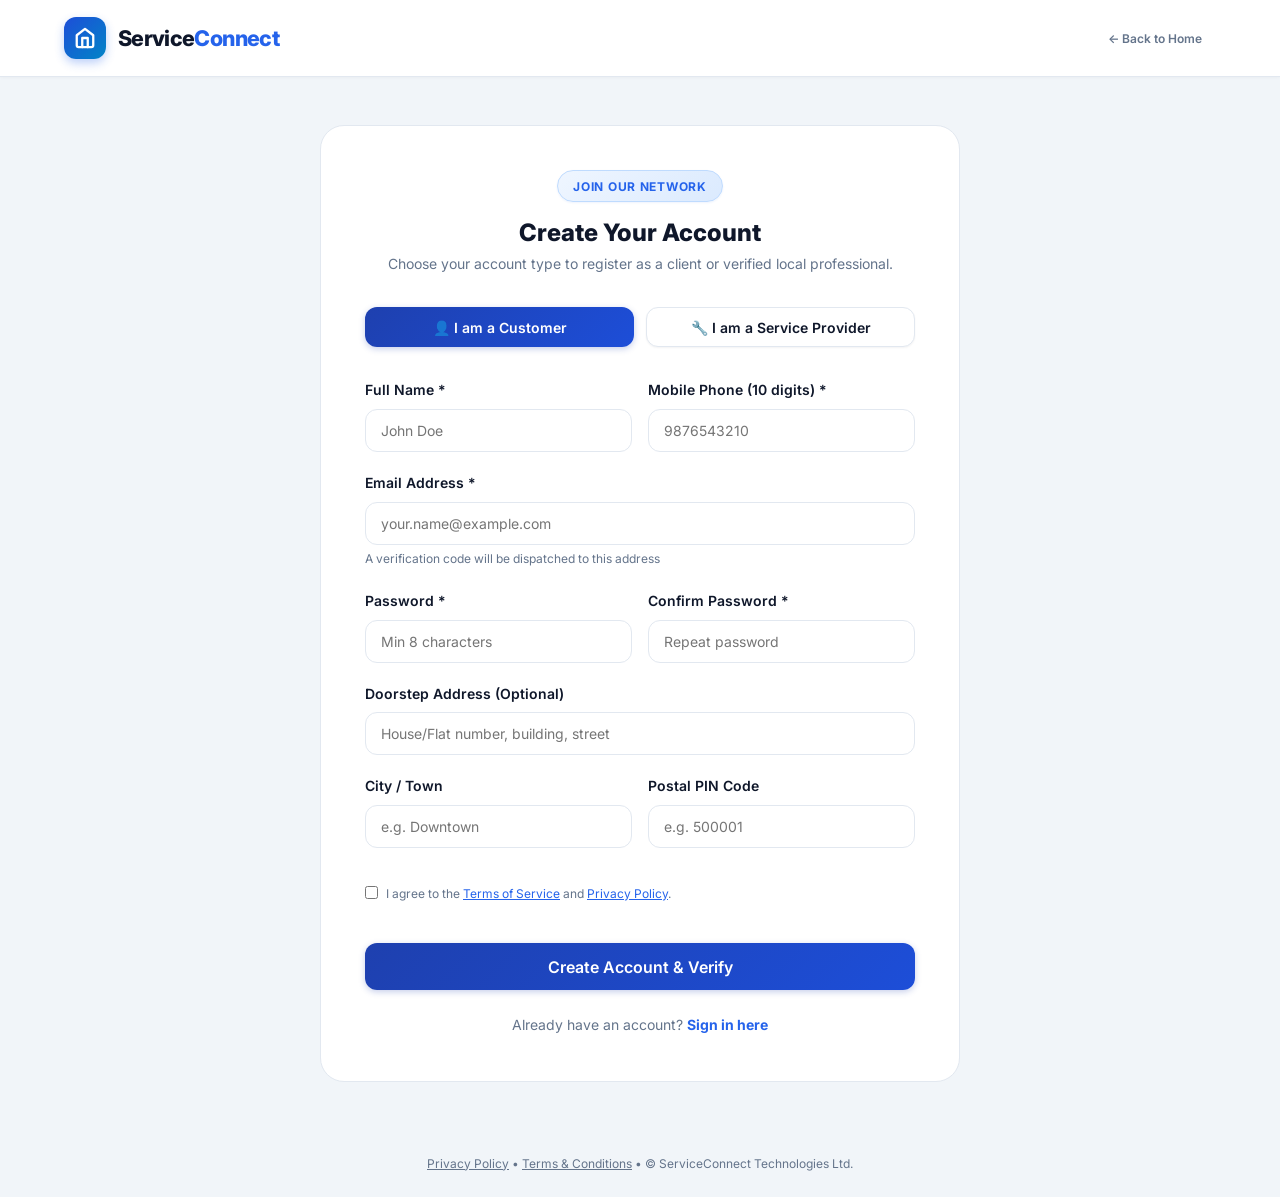
<file: frontend/pages/register.html>
<!DOCTYPE html>
<html lang="en">
<head>
  <meta charset="UTF-8">
  <meta name="viewport" content="width=device-width, initial-scale=1.0">
  <title>Create an Account – ServiceConnect</title>
  <link rel="preconnect" href="https://fonts.googleapis.com">
  <link rel="preconnect" href="https://fonts.gstatic.com" crossorigin>
  <link href="https://fonts.googleapis.com/css2?family=Inter:wght@400;500;600;700;800&display=swap" rel="stylesheet">
  <link rel="stylesheet" href="../css/styles.css">
</head>
<body style="background-color: var(--color-surface-alt); min-height: 100vh; display: flex; flex-direction: column;">

  <!-- Simple Navigation Bar -->
  <header class="navbar">
    <div class="container nav-container">
      <a href="../index.html" class="brand-logo">
        <div class="brand-icon">
          <svg viewBox="0 0 24 24" stroke-width="2.5" stroke-linecap="round" stroke-linejoin="round">
            <path d="M3 9l9-7 9 7v11a2 2 0 0 1-2 2H5a2 2 0 0 1-2-2z"></path>
            <polyline points="9 22 9 12 15 12 15 22"></polyline>
          </svg>
        </div>
        <div class="brand-text">Service<span>Connect</span></div>
      </a>
      <a href="../index.html" class="btn btn-text btn-sm">← Back to Home</a>
    </div>
  </header>

  <main style="flex: 1; display: flex; align-items: center; justify-content: center; padding: 3rem 1rem;">
    <div class="card" style="width: 100%; max-width: 640px; padding: 2.75rem; box-shadow: var(--shadow-xl); border-radius: var(--radius-xl);">
      <div style="text-align: center; margin-bottom: 2rem;">
        <span class="section-tag" style="margin-bottom: 0.5rem;">Join Our Network</span>
        <h1 style="font-size: var(--font-size-2xl); font-weight: 800; color: var(--color-primary); margin-top: 0.25rem;">Create Your Account</h1>
        <p style="font-size: var(--font-size-sm); color: var(--color-text-muted);">Choose your account type to register as a client or verified local professional.</p>
      </div>

      <!-- Role Selector Tabs -->
      <div style="display: grid; grid-template-columns: 1fr 1fr; gap: 0.75rem; margin-bottom: 2rem;">
        <button type="button" id="tabCustomer" class="btn btn-primary" onclick="setRegisterRole('CUSTOMER')">👤 I am a Customer</button>
        <button type="button" id="tabProvider" class="btn btn-outline" onclick="setRegisterRole('PROVIDER')">🔧 I am a Service Provider</button>
      </div>

      <!-- Alert Box -->
      <div id="registerAlert" style="display: none; padding: 0.85rem 1rem; border-radius: var(--radius-md); font-size: var(--font-size-xs); font-weight: 600; margin-bottom: 1.5rem; line-height: 1.45;"></div>

      <!-- Registration Form -->
      <form id="registerForm" novalidate>
        <input type="hidden" id="regRole" value="CUSTOMER">

        <!-- Common Fields -->
        <div class="form-row">
          <div class="form-group">
            <label class="form-label" for="regFullName">Full Name *</label>
            <input type="text" id="regFullName" class="form-control" placeholder="John Doe" required autocomplete="name">
          </div>
          <div class="form-group">
            <label class="form-label" for="regPhone">Mobile Phone (10 digits) *</label>
            <input type="tel" id="regPhone" class="form-control" placeholder="9876543210" required pattern="[0-9]{10}" autocomplete="tel">
          </div>
        </div>

        <div class="form-group">
          <label class="form-label" for="regEmail">Email Address *</label>
          <input type="email" id="regEmail" class="form-control" placeholder="your.name@example.com" required autocomplete="email">
          <span class="form-hint">A verification code will be dispatched to this address</span>
        </div>

        <div class="form-row">
          <div class="form-group">
            <label class="form-label" for="regPassword">Password *</label>
            <input type="password" id="regPassword" class="form-control" placeholder="Min 8 characters" minlength="8" required autocomplete="new-password">
          </div>
          <div class="form-group">
            <label class="form-label" for="regConfirmPassword">Confirm Password *</label>
            <input type="password" id="regConfirmPassword" class="form-control" placeholder="Repeat password" minlength="8" required autocomplete="new-password">
          </div>
        </div>

        <!-- Customer Specific Fields -->
        <div id="customerExtraFields">
          <div class="form-group">
            <label class="form-label" for="regAddress">Doorstep Address (Optional)</label>
            <input type="text" id="regAddress" class="form-control" placeholder="House/Flat number, building, street">
          </div>
          <div class="form-row">
            <div class="form-group">
              <label class="form-label" for="regCity">City / Town</label>
              <input type="text" id="regCity" class="form-control" placeholder="e.g. Downtown">
            </div>
            <div class="form-group">
              <label class="form-label" for="regPostalCode">Postal PIN Code</label>
              <input type="text" id="regPostalCode" class="form-control" placeholder="e.g. 500001">
            </div>
          </div>
        </div>

        <!-- Provider Specific Fields -->
        <div id="providerExtraFields" style="display: none;">
          <div class="form-row">
            <div class="form-group">
              <label class="form-label" for="regBusinessName">Business / Trade Name *</label>
              <input type="text" id="regBusinessName" class="form-control" placeholder="e.g. Apex Electrical Repairs">
            </div>
            <div class="form-group">
              <label class="form-label" for="regCategory">Trade Category *</label>
              <select id="regCategory" class="form-control">
                <option value="1">Electrician</option>
                <option value="2">Plumber</option>
                <option value="3">Mechanic</option>
                <option value="4">Cleaner</option>
                <option value="5">Carpenter</option>
                <option value="6">AC Repair</option>
                <option value="7">Painter</option>
                <option value="8">Cooking Services</option>
                <option value="9">Tutoring</option>
                <option value="10">Pest Control</option>
              </select>
            </div>
          </div>

          <div class="form-row">
            <div class="form-group">
              <label class="form-label" for="regExperience">Years of Professional Experience *</label>
              <input type="number" id="regExperience" class="form-control" placeholder="e.g. 5" min="1" max="50" value="3">
            </div>
            <div class="form-group">
              <label class="form-label" for="regStartingPrice">Starting Fee (₹) *</label>
              <input type="number" id="regStartingPrice" class="form-control" placeholder="e.g. 350" min="50" value="350">
            </div>
          </div>

          <div class="form-group">
            <label class="form-label" for="regServiceAreas">Service Coverage Cities / Localities *</label>
            <input type="text" id="regServiceAreas" class="form-control" placeholder="e.g. Downtown, Westside, North End">
            <span class="form-hint">Publicly displayed area (your private residential address is never shared)</span>
          </div>

          <div class="form-group">
            <label class="form-label" for="regBio">Professional Background / Bio</label>
            <textarea id="regBio" class="form-control" rows="2" placeholder="Briefly describe your certifications, specialty tools, and trade experience..."></textarea>
          </div>
        </div>

        <div class="form-group" style="margin-top: 1rem;">
          <label style="display: flex; align-items: flex-start; gap: 0.5rem; font-size: var(--font-size-xs); color: var(--color-text-muted); cursor: pointer;">
            <input type="checkbox" id="regConsent" required style="margin-top: 2px;">
            <span>I agree to the <a href="terms.html" target="_blank" style="color: var(--color-accent); text-decoration: underline;">Terms of Service</a> and <a href="privacy.html" target="_blank" style="color: var(--color-accent); text-decoration: underline;">Privacy Policy</a>.</span>
          </label>
        </div>

        <button type="submit" id="regSubmitBtn" class="btn btn-primary btn-block btn-lg" style="margin-top: 1.25rem;">
          Create Account & Verify
        </button>
      </form>

      <div style="text-align: center; margin-top: 1.5rem; font-size: var(--font-size-sm); color: var(--color-text-muted);">
        Already have an account? <a href="login.html" style="color: var(--color-accent); font-weight: 700;">Sign in here</a>
      </div>
    </div>
  </main>

  <footer style="text-align: center; padding: 1.5rem; font-size: var(--font-size-xs); color: var(--color-text-muted);">
    <a href="privacy.html" style="color: var(--color-text-muted); text-decoration: underline;">Privacy Policy</a> &bull;
    <a href="terms.html" style="color: var(--color-text-muted); text-decoration: underline;">Terms & Conditions</a> &bull;
    &copy; ServiceConnect Technologies Ltd.
  </footer>

  <script src="../js/api.js"></script>
  <script src="../js/auth.js"></script>
  <script src="../js/main.js"></script>
  <script>
    function setRegisterRole(role) {
      document.getElementById('regRole').value = role;
      const tabC = document.getElementById('tabCustomer');
      const tabP = document.getElementById('tabProvider');
      const extraC = document.getElementById('customerExtraFields');
      const extraP = document.getElementById('providerExtraFields');

      if (role === 'PROVIDER') {
        tabP.className = 'btn btn-primary';
        tabC.className = 'btn btn-outline';
        extraP.style.display = 'block';
        extraC.style.display = 'none';
      } else {
        tabC.className = 'btn btn-primary';
        tabP.className = 'btn btn-outline';
        extraC.style.display = 'block';
        extraP.style.display = 'none';
      }
    }

    const urlParams = new URLSearchParams(window.location.search);
    if (urlParams.get('role') === 'PROVIDER') {
      setRegisterRole('PROVIDER');
    }

    const alertBox = document.getElementById('registerAlert');
    const submitBtn = document.getElementById('regSubmitBtn');

    function showAlert(msg, isError = true) {
      alertBox.style.display = 'block';
      alertBox.style.backgroundColor = isError ? '#fee2e2' : '#dcfce7';
      alertBox.style.color = isError ? '#991b1b' : '#166534';
      alertBox.style.border = `1px solid ${isError ? '#fca5a5' : '#86efac'}`;
      alertBox.textContent = msg;
    }

    document.getElementById('registerForm').addEventListener('submit', async (e) => {
      e.preventDefault();
      alertBox.style.display = 'none';

      const role = document.getElementById('regRole').value;
      const fullName = document.getElementById('regFullName').value.trim();
      const phone = document.getElementById('regPhone').value.trim();
      const email = document.getElementById('regEmail').value.trim().toLowerCase();
      const password = document.getElementById('regPassword').value;
      const confirmPassword = document.getElementById('regConfirmPassword').value;
      const consent = document.getElementById('regConsent').checked;

      if (!fullName || !phone || !email || !password) {
        showAlert('Please complete all required fields.');
        return;
      }

      if (password !== confirmPassword) {
        showAlert('Passwords do not match. Please re-enter.');
        return;
      }

      if (password.length < 8) {
        showAlert('Password must contain at least 8 characters.');
        return;
      }

      if (!consent) {
        showAlert('You must agree to the Terms of Service and Privacy Policy to register.');
        return;
      }

      submitBtn.disabled = true;
      submitBtn.textContent = 'Registering Account...';

      try {
        let endpoint = '/auth/register/customer';
        let payload = {
          fullName,
          phone,
          email,
          password,
          address: document.getElementById('regAddress').value.trim(),
          city: document.getElementById('regCity').value.trim(),
          postalCode: document.getElementById('regPostalCode').value.trim()
        };

        if (role === 'PROVIDER') {
          endpoint = '/auth/register/provider';
          const businessName = document.getElementById('regBusinessName').value.trim() || fullName;
          const categoryId = Number(document.getElementById('regCategory').value);
          const experienceYears = Number(document.getElementById('regExperience').value) || 1;
          const startingPrice = Number(document.getElementById('regStartingPrice').value) || 350;
          const serviceArea = document.getElementById('regServiceAreas').value.trim() || 'Local Area';
          const bio = document.getElementById('regBio').value.trim() || 'Verified professional service provider.';

          payload = {
            fullName,
            phone,
            email,
            password,
            businessName,
            categoryId,
            experienceYears,
            startingPrice,
            serviceArea,
            bio
          };
        }

        const res = await Api.request(endpoint, {
          method: 'POST',
          body: JSON.stringify(payload)
        });

        if (res && res.success) {
          showAlert('Registration successful! Redirecting to email verification...', false);
          showToast('Account created! Please verify your email.', 'success');
          const otp = (res.data && res.data.verificationCode) ? res.data.verificationCode : '';
          if (otp) {
            sessionStorage.setItem('sc_last_otp', otp);
          }
          setTimeout(() => {
            const codeQuery = otp ? `&code=${encodeURIComponent(otp)}` : '';
            window.location.href = `verify-email.html?email=${encodeURIComponent(email)}${codeQuery}`;
          }, 1200);
        } else {
          showAlert(res && res.message ? res.message : 'Registration failed. Please check your information.', true);
        }
      } catch (err) {
        showAlert(err.message || 'Unable to complete registration. Please try again.', true);
      } finally {
        submitBtn.disabled = false;
        submitBtn.textContent = 'Create Account & Verify';
      }
    });
  </script>
</body>
</html>
</file>
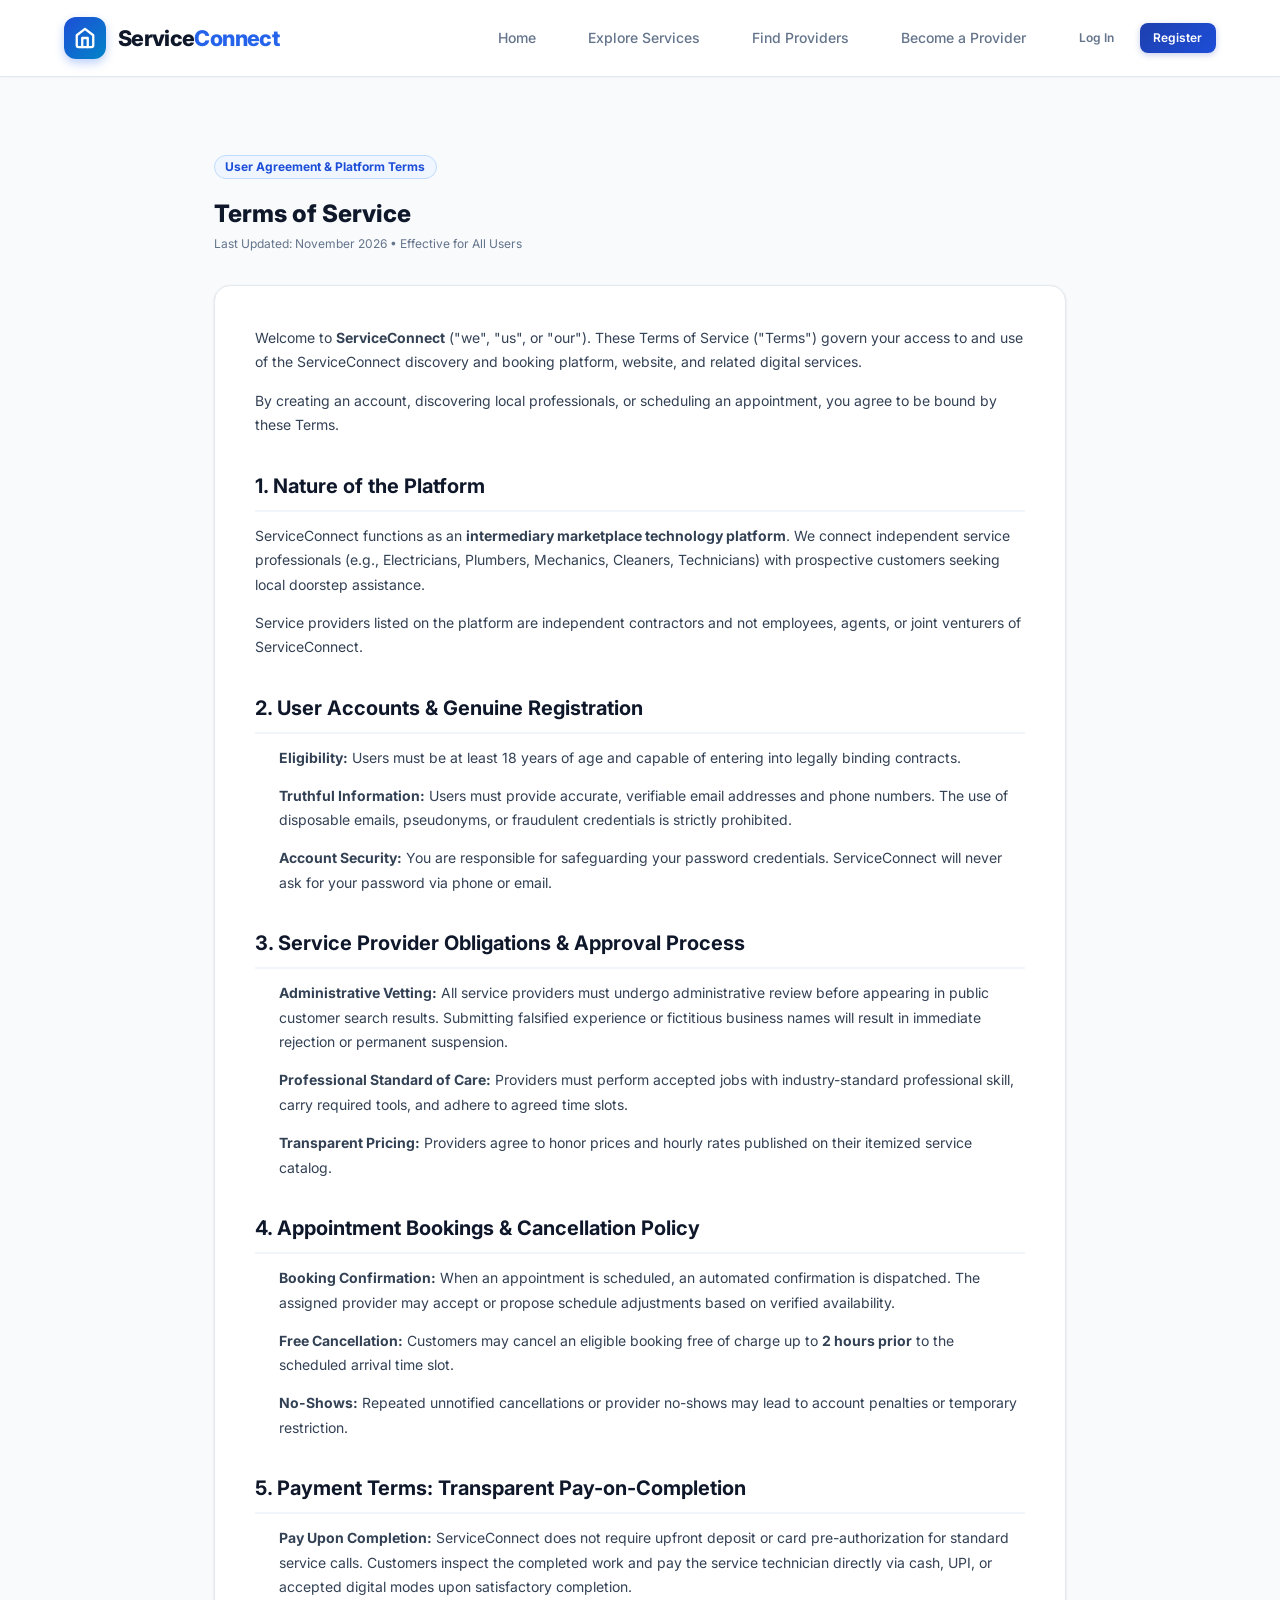
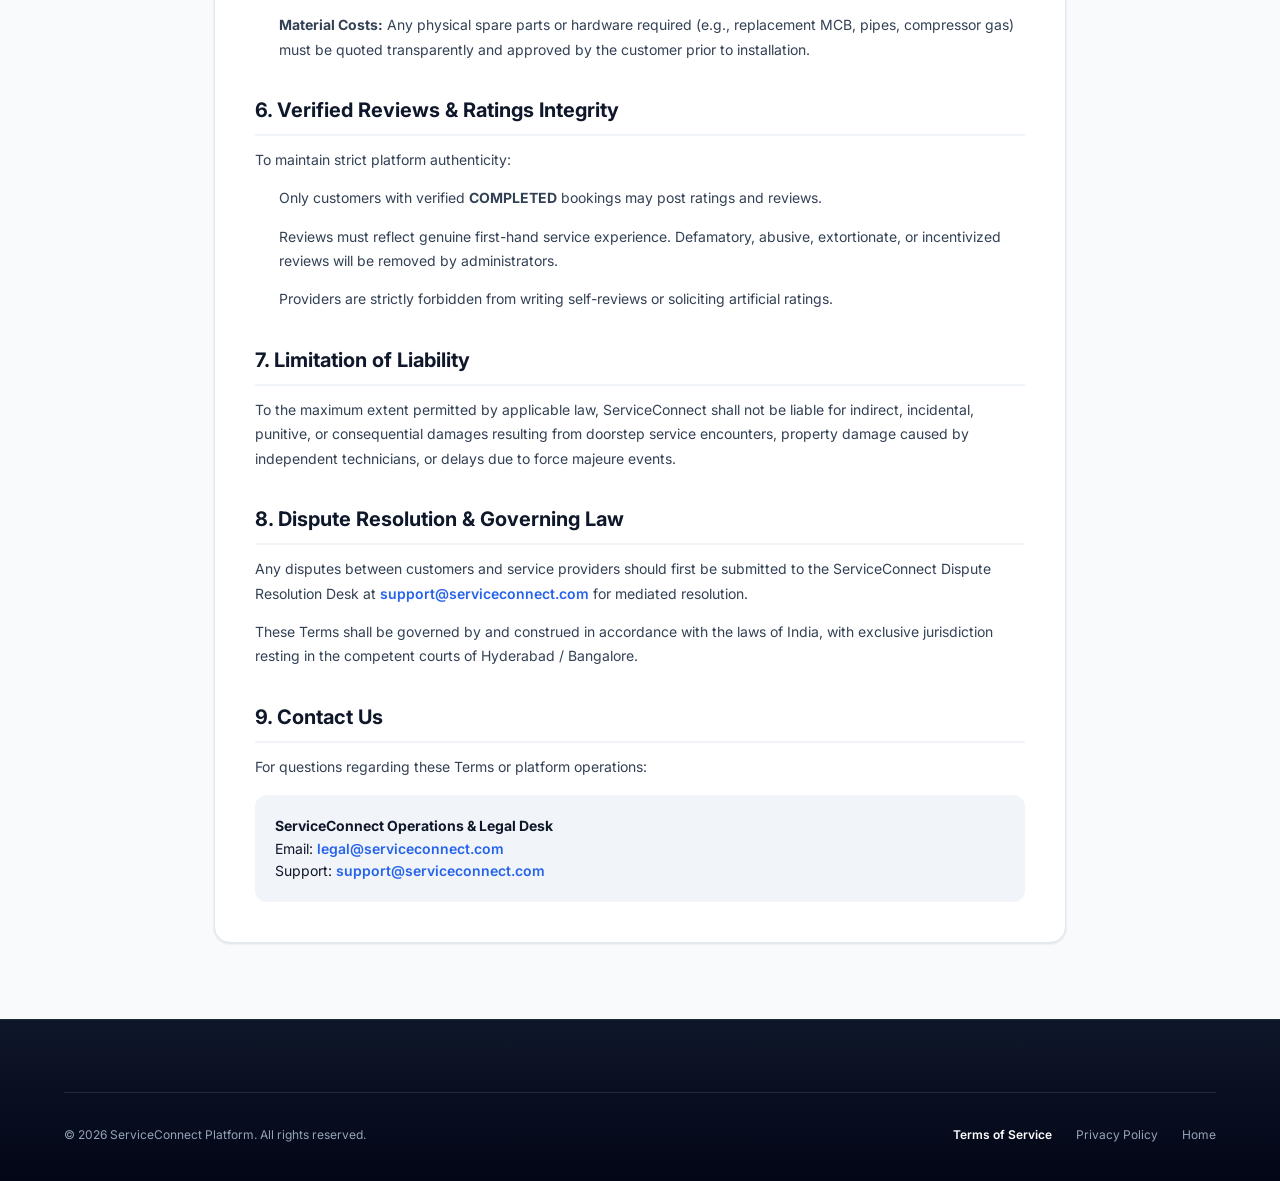
<file: frontend/pages/terms.html>
<!DOCTYPE html>
<html lang="en">
<head>
  <meta charset="UTF-8">
  <meta name="viewport" content="width=device-width, initial-scale=1.0">
  <title>Terms of Service – ServiceConnect</title>
  <link rel="preconnect" href="https://fonts.googleapis.com">
  <link rel="preconnect" href="https://fonts.gstatic.com" crossorigin>
  <link href="https://fonts.googleapis.com/css2?family=Inter:wght@400;500;600;700;800&display=swap" rel="stylesheet">
  <link rel="stylesheet" href="../css/styles.css">
  <style>
    .legal-content h2 {
      font-size: var(--font-size-xl);
      font-weight: 700;
      color: var(--color-primary);
      margin-top: 2rem;
      margin-bottom: 0.75rem;
      border-bottom: 2px solid var(--color-surface-alt);
      padding-bottom: 0.5rem;
    }
    .legal-content h3 {
      font-size: var(--font-size-base);
      font-weight: 600;
      color: var(--color-primary);
      margin-top: 1.25rem;
      margin-bottom: 0.5rem;
    }
    .legal-content p, .legal-content li {
      color: var(--color-text-secondary);
      line-height: 1.75;
      font-size: var(--font-size-sm);
      margin-bottom: 0.85rem;
    }
    .legal-content ul {
      padding-left: 1.5rem;
      margin-bottom: 1.25rem;
    }
    .legal-box {
      background-color: var(--color-surface);
      border: 1px solid var(--color-border);
      border-radius: var(--radius-lg);
      padding: 2.5rem;
      box-shadow: var(--shadow-sm);
    }
  </style>
</head>
<body>

  <!-- Navigation Bar -->
  <header class="navbar">
    <div class="container nav-container">
      <a href="../index.html" class="brand-logo">
        <div class="brand-icon">
          <svg viewBox="0 0 24 24" stroke-width="2.5" stroke-linecap="round" stroke-linejoin="round">
            <path d="M3 9l9-7 9 7v11a2 2 0 0 1-2 2H5a2 2 0 0 1-2-2z"></path>
            <polyline points="9 22 9 12 15 12 15 22"></polyline>
          </svg>
        </div>
        <div class="brand-text">Service<span>Connect</span></div>
      </a>

      <nav class="nav-menu">
        <a href="../index.html" class="nav-link">Home</a>
        <a href="categories.html" class="nav-link">Explore Services</a>
        <a href="providers.html" class="nav-link">Find Providers</a>
        <a href="register.html?role=PROVIDER" class="nav-link">Become a Provider</a>
        <div class="nav-actions"></div>
      </nav>

      <button class="mobile-menu-btn" aria-label="Toggle navigation">☰</button>
    </div>
  </header>

  <main class="section">
    <div class="container" style="max-width: 900px;">
      <div style="margin-bottom: 2rem;">
        <span class="badge badge-accepted" style="margin-bottom: 0.5rem;">User Agreement & Platform Terms</span>
        <h1 style="font-size: var(--font-size-2xl); font-weight: 800; color: var(--color-primary); margin-top: 0.5rem;">Terms of Service</h1>
        <p style="color: var(--color-text-muted); font-size: var(--font-size-xs);">Last Updated: November 2026 • Effective for All Users</p>
      </div>

      <div class="legal-box legal-content">
        <p>
          Welcome to <strong>ServiceConnect</strong> ("we", "us", or "our"). These Terms of Service ("Terms") govern your access to and use of the ServiceConnect discovery and booking platform, website, and related digital services.
        </p>
        <p>
          By creating an account, discovering local professionals, or scheduling an appointment, you agree to be bound by these Terms.
        </p>

        <h2>1. Nature of the Platform</h2>
        <p>
          ServiceConnect functions as an <strong>intermediary marketplace technology platform</strong>. We connect independent service professionals (e.g., Electricians, Plumbers, Mechanics, Cleaners, Technicians) with prospective customers seeking local doorstep assistance.
        </p>
        <p>
          Service providers listed on the platform are independent contractors and not employees, agents, or joint venturers of ServiceConnect.
        </p>

        <h2>2. User Accounts & Genuine Registration</h2>
        <ul>
          <li><strong>Eligibility:</strong> Users must be at least 18 years of age and capable of entering into legally binding contracts.</li>
          <li><strong>Truthful Information:</strong> Users must provide accurate, verifiable email addresses and phone numbers. The use of disposable emails, pseudonyms, or fraudulent credentials is strictly prohibited.</li>
          <li><strong>Account Security:</strong> You are responsible for safeguarding your password credentials. ServiceConnect will never ask for your password via phone or email.</li>
        </ul>

        <h2>3. Service Provider Obligations & Approval Process</h2>
        <ul>
          <li><strong>Administrative Vetting:</strong> All service providers must undergo administrative review before appearing in public customer search results. Submitting falsified experience or fictitious business names will result in immediate rejection or permanent suspension.</li>
          <li><strong>Professional Standard of Care:</strong> Providers must perform accepted jobs with industry-standard professional skill, carry required tools, and adhere to agreed time slots.</li>
          <li><strong>Transparent Pricing:</strong> Providers agree to honor prices and hourly rates published on their itemized service catalog.</li>
        </ul>

        <h2>4. Appointment Bookings & Cancellation Policy</h2>
        <ul>
          <li><strong>Booking Confirmation:</strong> When an appointment is scheduled, an automated confirmation is dispatched. The assigned provider may accept or propose schedule adjustments based on verified availability.</li>
          <li><strong>Free Cancellation:</strong> Customers may cancel an eligible booking free of charge up to <strong>2 hours prior</strong> to the scheduled arrival time slot.</li>
          <li><strong>No-Shows:</strong> Repeated unnotified cancellations or provider no-shows may lead to account penalties or temporary restriction.</li>
        </ul>

        <h2>5. Payment Terms: Transparent Pay-on-Completion</h2>
        <ul>
          <li><strong>Pay Upon Completion:</strong> ServiceConnect does not require upfront deposit or card pre-authorization for standard service calls. Customers inspect the completed work and pay the service technician directly via cash, UPI, or accepted digital modes upon satisfactory completion.</li>
          <li><strong>Material Costs:</strong> Any physical spare parts or hardware required (e.g., replacement MCB, pipes, compressor gas) must be quoted transparently and approved by the customer prior to installation.</li>
        </ul>

        <h2>6. Verified Reviews & Ratings Integrity</h2>
        <p>
          To maintain strict platform authenticity:
        </p>
        <ul>
          <li>Only customers with verified <strong>COMPLETED</strong> bookings may post ratings and reviews.</li>
          <li>Reviews must reflect genuine first-hand service experience. Defamatory, abusive, extortionate, or incentivized reviews will be removed by administrators.</li>
          <li>Providers are strictly forbidden from writing self-reviews or soliciting artificial ratings.</li>
        </ul>

        <h2>7. Limitation of Liability</h2>
        <p>
          To the maximum extent permitted by applicable law, ServiceConnect shall not be liable for indirect, incidental, punitive, or consequential damages resulting from doorstep service encounters, property damage caused by independent technicians, or delays due to force majeure events.
        </p>

        <h2>8. Dispute Resolution & Governing Law</h2>
        <p>
          Any disputes between customers and service providers should first be submitted to the ServiceConnect Dispute Resolution Desk at <a href="mailto:support@serviceconnect.com" style="color: var(--color-accent); font-weight: 600;">support@serviceconnect.com</a> for mediated resolution.
        </p>
        <p>
          These Terms shall be governed by and construed in accordance with the laws of India, with exclusive jurisdiction resting in the competent courts of Hyderabad / Bangalore.
        </p>

        <h2>9. Contact Us</h2>
        <p>
          For questions regarding these Terms or platform operations:
        </p>
        <div style="background-color: var(--color-surface-alt); padding: 1.25rem; border-radius: var(--radius-md); font-size: var(--font-size-sm); margin-top: 1rem;">
          <strong>ServiceConnect Operations & Legal Desk</strong><br>
          Email: <a href="mailto:legal@serviceconnect.com" style="color: var(--color-accent); font-weight: 600;">legal@serviceconnect.com</a><br>
          Support: <a href="mailto:support@serviceconnect.com" style="color: var(--color-accent); font-weight: 600;">support@serviceconnect.com</a>
        </div>
      </div>
    </div>
  </main>

  <!-- Footer -->
  <footer class="footer">
    <div class="container">
      <div class="footer-bottom">
        <div>© 2026 ServiceConnect Platform. All rights reserved.</div>
        <div style="display: flex; gap: 1.5rem;">
          <a href="terms.html" style="color: #ffffff; font-weight: 600;">Terms of Service</a>
          <a href="privacy.html" style="color: #94a3b8;">Privacy Policy</a>
          <a href="../index.html" style="color: #94a3b8;">Home</a>
        </div>
      </div>
    </div>
  </footer>

  <script src="../js/api.js"></script>
  <script src="../js/auth.js"></script>
  <script src="../js/main.js"></script>
</body>
</html>
</file>
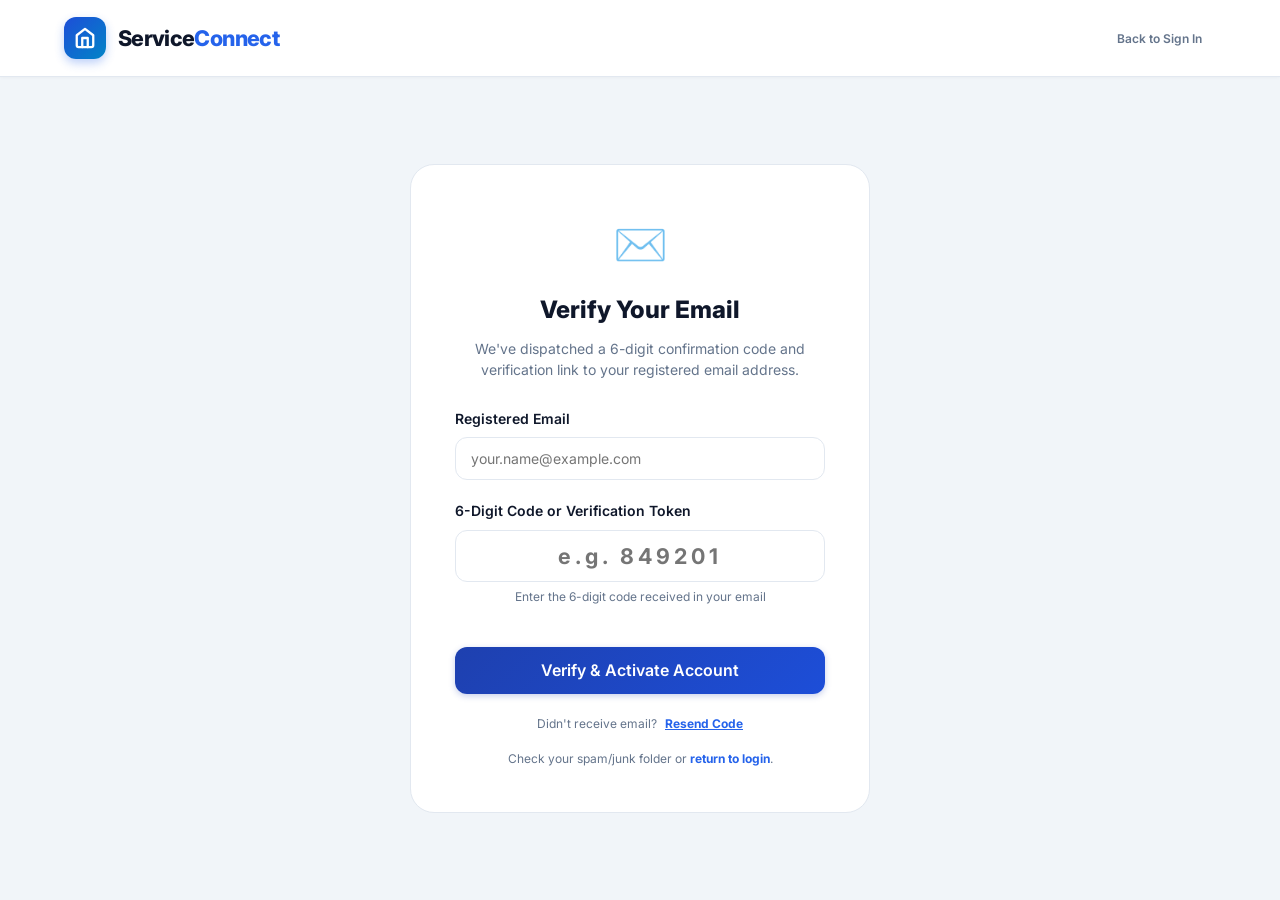
<file: frontend/pages/verify-email.html>
<!DOCTYPE html>
<html lang="en">
<head>
  <meta charset="UTF-8">
  <meta name="viewport" content="width=device-width, initial-scale=1.0">
  <title>Email Verification – ServiceConnect</title>
  <link rel="preconnect" href="https://fonts.googleapis.com">
  <link rel="preconnect" href="https://fonts.gstatic.com" crossorigin>
  <link href="https://fonts.googleapis.com/css2?family=Inter:wght@400;500;600;700;800&display=swap" rel="stylesheet">
  <link rel="stylesheet" href="../css/styles.css">
</head>
<body style="background-color: var(--color-surface-alt); min-height: 100vh; display: flex; flex-direction: column;">

  <header class="navbar">
    <div class="container nav-container">
      <a href="../index.html" class="brand-logo">
        <div class="brand-icon">
          <svg viewBox="0 0 24 24" stroke-width="2.5" stroke-linecap="round" stroke-linejoin="round">
            <path d="M3 9l9-7 9 7v11a2 2 0 0 1-2 2H5a2 2 0 0 1-2-2z"></path>
            <polyline points="9 22 9 12 15 12 15 22"></polyline>
          </svg>
        </div>
        <div class="brand-text">Service<span>Connect</span></div>
      </a>
      <a href="login.html" class="btn btn-text btn-sm">Back to Sign In</a>
    </div>
  </header>

  <main style="flex: 1; display: flex; align-items: center; justify-content: center; padding: 3rem 1rem;">
    <div class="card" style="width: 100%; max-width: 460px; padding: 2.75rem; box-shadow: var(--shadow-xl); border-radius: var(--radius-xl); text-align: center;">
      <div style="font-size: 2.75rem; margin-bottom: 0.75rem;">✉️</div>
      <h1 style="font-size: var(--font-size-2xl); font-weight: 800; color: var(--color-primary); margin-bottom: 0.5rem;">Verify Your Email</h1>
      <p style="font-size: var(--font-size-sm); color: var(--color-text-muted); line-height: 1.5; margin-bottom: 1.75rem;">
        We've dispatched a 6-digit confirmation code and verification link to your registered email address.
      </p>

      <div id="verifyAlert" style="display: none; padding: 0.85rem 1rem; border-radius: var(--radius-md); font-size: var(--font-size-xs); font-weight: 600; margin-bottom: 1.5rem; text-align: left;"></div>

      <!-- Device Quick Verification Hint Banner -->
      <div id="deviceQuickCodeBanner" style="display: none; background: linear-gradient(135deg, #eff6ff 0%, #dbeafe 100%); border: 1px solid #bfdbfe; border-radius: var(--radius-md); padding: 0.85rem 1rem; margin-bottom: 1.25rem; text-align: left;">
        <div style="display: flex; align-items: center; justify-content: space-between;">
          <div>
            <span style="font-size: 11px; font-weight: 700; color: #1e40af; text-transform: uppercase;">Device Quick Code</span>
            <div style="font-size: 1.25rem; font-weight: 800; color: #1d4ed8; letter-spacing: 3px;" id="deviceOtpText">------</div>
          </div>
          <button type="button" class="btn btn-sm btn-primary" onclick="autoFillDeviceCode()">Auto-Fill</button>
        </div>
      </div>

      <form id="verifyForm">
        <div class="form-group" style="text-align: left;">
          <label class="form-label" for="verifyEmail">Registered Email</label>
          <input type="email" id="verifyEmail" class="form-control" placeholder="your.name@example.com" required>
        </div>

        <div class="form-group" style="text-align: left;">
          <label class="form-label" for="verifyOtp">6-Digit Code or Verification Token</label>
          <input type="text" id="verifyOtp" class="form-control" placeholder="e.g. 849201" style="font-size: 1.35rem; letter-spacing: 4px; text-align: center; font-weight: 700;" required>
          <span class="form-hint" style="text-align: center; display: block;">Enter the 6-digit code received in your email</span>
        </div>

        <button type="submit" id="verifySubmitBtn" class="btn btn-primary btn-block btn-lg" style="margin-top: 1.25rem;">
          Verify & Activate Account
        </button>
      </form>

      <!-- Resend Code Actions for All Devices -->
      <div style="margin-top: 1.25rem; display: flex; align-items: center; justify-content: center; gap: 0.5rem; font-size: var(--font-size-xs); color: var(--color-text-muted);">
        <span>Didn't receive email?</span>
        <button type="button" id="resendCodeBtn" onclick="resendVerificationOtp()" style="color: var(--color-accent); font-weight: 700; text-decoration: underline; background: none; border: none; cursor: pointer; padding: 0;">
          Resend Code
        </button>
        <span id="resendCountdown" style="color: var(--color-text-muted); display: none;"></span>
      </div>

      <div style="margin-top: 1rem; font-size: var(--font-size-xs); color: var(--color-text-muted);">
        Check your spam/junk folder or <a href="login.html" style="color: var(--color-accent); font-weight: 700;">return to login</a>.
      </div>
    </div>
  </main>

  <script src="../js/api.js"></script>
  <script src="../js/auth.js"></script>
  <script src="../js/main.js"></script>
  <script>
    const urlParams = new URLSearchParams(window.location.search);
    const emailParam = urlParams.get('email');
    const tokenParam = urlParams.get('token');
    const codeParam = urlParams.get('code') || sessionStorage.getItem('sc_last_otp');

    if (emailParam) {
      document.getElementById('verifyEmail').value = emailParam;
    }
    if (tokenParam) {
      document.getElementById('verifyOtp').value = tokenParam;
      window.addEventListener('DOMContentLoaded', () => {
        document.getElementById('verifyForm').dispatchEvent(new Event('submit'));
      });
    } else if (codeParam) {
      document.getElementById('verifyOtp').value = codeParam;
      const banner = document.getElementById('deviceQuickCodeBanner');
      const text = document.getElementById('deviceOtpText');
      if (banner && text) {
        banner.style.display = 'block';
        text.textContent = codeParam;
      }
    }

    function autoFillDeviceCode() {
      const text = document.getElementById('deviceOtpText');
      if (text && text.textContent) {
        document.getElementById('verifyOtp').value = text.textContent.trim();
        showToast('Verification code filled!', 'info');
      }
    }

    let resendCooldown = 0;
    let cooldownTimer = null;

    async function resendVerificationOtp() {
      const email = document.getElementById('verifyEmail').value.trim();
      if (!email) {
        showAlert('Please enter your registered email address first.');
        return;
      }

      if (resendCooldown > 0) return;

      const btn = document.getElementById('resendCodeBtn');
      const countEl = document.getElementById('resendCountdown');
      btn.style.opacity = '0.5';
      btn.style.pointerEvents = 'none';

      try {
        const res = await Api.resendVerification(email);
        if (res && res.success) {
          showAlert('✓ A new 6-digit code has been dispatched to your email!', false);
          showToast('New verification code sent!', 'success');
          if (res.data && res.data.verificationCode) {
            const banner = document.getElementById('deviceQuickCodeBanner');
            const text = document.getElementById('deviceOtpText');
            if (banner && text) {
              banner.style.display = 'block';
              text.textContent = res.data.verificationCode;
            }
            document.getElementById('verifyOtp').value = res.data.verificationCode;
          }

          // Start 30s countdown
          resendCooldown = 30;
          countEl.style.display = 'inline';
          countEl.textContent = `(${resendCooldown}s)`;
          cooldownTimer = setInterval(() => {
            resendCooldown--;
            if (resendCooldown <= 0) {
              clearInterval(cooldownTimer);
              btn.style.opacity = '1';
              btn.style.pointerEvents = 'auto';
              countEl.style.display = 'none';
            } else {
              countEl.textContent = `(${resendCooldown}s)`;
            }
          }, 1000);
        } else {
          showAlert(res && res.message ? res.message : 'Unable to resend code.', true);
          btn.style.opacity = '1';
          btn.style.pointerEvents = 'auto';
        }
      } catch (err) {
        showAlert(err.message || 'Error dispatching new verification code.', true);
        btn.style.opacity = '1';
        btn.style.pointerEvents = 'auto';
      }
    }

    const verifyForm = document.getElementById('verifyForm');
    const alertBox = document.getElementById('verifyAlert');
    const submitBtn = document.getElementById('verifySubmitBtn');

    function showAlert(message, isError = true) {
      alertBox.style.display = 'block';
      alertBox.style.backgroundColor = isError ? '#fee2e2' : '#dcfce7';
      alertBox.style.color = isError ? '#991b1b' : '#166534';
      alertBox.style.border = `1px solid ${isError ? '#fca5a5' : '#86efac'}`;
      alertBox.textContent = message;
    }

    verifyForm.addEventListener('submit', async (e) => {
      e.preventDefault();
      alertBox.style.display = 'none';

      const email = document.getElementById('verifyEmail').value.trim();
      const token = document.getElementById('verifyOtp').value.trim();

      if (!token) {
        showAlert('Please enter the verification code or token.');
        return;
      }

      submitBtn.disabled = true;
      submitBtn.textContent = 'Verifying...';

      try {
        const res = await Api.request('/auth/verify-email', {
          method: 'POST',
          body: JSON.stringify({ email, token })
        });

        if (res && res.success) {
          showAlert('✓ Email successfully verified! Redirecting to sign in...', false);
          showToast('Account verified! Please sign in.', 'success');
          setTimeout(() => {
            window.location.href = 'login.html';
          }, 1500);
        } else {
          showAlert(res && res.message ? res.message : 'Invalid or expired verification code.', true);
        }
      } catch (err) {
        showAlert(err.message || 'Unable to complete verification. Please check the code.', true);
      } finally {
        submitBtn.disabled = false;
        submitBtn.textContent = 'Verify & Activate Account';
      }
    });
  </script>
</body>
</html>
</file>
<file: frontend/css/styles.css>
/* ==========================================================================
   ServiceConnect - Professional Colored Design System
   ========================================================================== */

:root {
  /* Rich Brand Navy & Royal Blues */
  --color-primary: #0f172a;       /* Slate 900 - Deep Rich Navy */
  --color-primary-light: #1e293b; /* Slate 800 - Secondary Navy */
  --color-primary-dark: #020617;  /* Slate 950 - Midnight */
  
  --color-accent: #2563eb;        /* Royal Blue - Vibrant, high-trust primary action */
  --color-accent-hover: #1d4ed8;  /* Deep Royal Blue hover */
  --color-accent-soft: #eff6ff;   /* Soft Blue 50 */
  --color-accent-border: #bfdbfe; /* Soft Blue 200 */
  
  --color-cyan: #0284c7;          /* Sky Blue */
  --color-emerald: #059669;       /* Emerald Green */
  --color-amber: #d97706;         /* Amber */
  --color-purple: #7c3aed;        /* Purple */
  --color-rose: #e11d48;          /* Rose Red */

  --color-bg: #f8fafc;            /* Clean light grey/slate background */
  --color-surface: #ffffff;       /* Pure white card surface */
  --color-surface-alt: #f1f5f9;   /* Neutral slate 100 container */
  --color-surface-hover: #f8fafc;
  
  --color-text-main: #0f172a;     /* Slate 900 - High legibility text */
  --color-text-secondary: #334155;/* Slate 700 - Subheadings / key labels */
  --color-text-muted: #64748b;    /* Slate 500 - Body secondary */
  --color-text-light: #94a3b8;    /* Slate 400 - Captions */
  --color-text-inverse: #ffffff;
  
  --color-border: #e2e8f0;        /* Slate 200 - Clean border */
  --color-border-hover: #cbd5e1;  /* Slate 300 - Hover border */
  
  /* Status Colors */
  --status-pending: #b45309;      /* Amber 700 */
  --status-pending-bg: #fffbeb;   /* Amber 50 */
  --status-pending-border: #fde68a;
  
  --status-accepted: #1d4ed8;     /* Blue 700 */
  --status-accepted-bg: #eff6ff;   /* Blue 50 */
  --status-accepted-border: #bfdbfe;
  
  --status-progress: #6d28d9;     /* Purple 700 */
  --status-progress-bg: #f5f3ff;   /* Purple 50 */
  --status-progress-border: #ddd6fe;
  
  --status-completed: #047857;    /* Emerald 700 */
  --status-completed-bg: #ecfdf5;  /* Emerald 50 */
  --status-completed-border: #a7f3d0;
  
  --status-cancelled: #b91c1c;    /* Red 700 */
  --status-cancelled-bg: #fef2f2;  /* Red 50 */
  --status-cancelled-border: #fecaca;

  /* Typography */
  --font-sans: 'Inter', -apple-system, BlinkMacSystemFont, 'Segoe UI', Roboto, sans-serif;
  --font-size-2xs: 0.6875rem; /* 11px */
  --font-size-xs: 0.75rem;    /* 12px */
  --font-size-sm: 0.875rem;   /* 14px */
  --font-size-base: 1rem;     /* 16px */
  --font-size-lg: 1.125rem;   /* 18px */
  --font-size-xl: 1.25rem;    /* 20px */
  --font-size-2xl: 1.5rem;    /* 24px */
  --font-size-3xl: 1.875rem;  /* 30px */
  --font-size-4xl: 2.25rem;   /* 36px */

  /* Roundedness */
  --radius-xs: 4px;
  --radius-sm: 8px;
  --radius-md: 12px;
  --radius-lg: 16px;
  --radius-xl: 24px;
  --radius-full: 9999px;
  
  /* Shadows with colorful ambient diffusion */
  --shadow-xs: 0 1px 2px rgba(15, 23, 42, 0.05);
  --shadow-sm: 0 1px 3px rgba(15, 23, 42, 0.08), 0 1px 2px rgba(15, 23, 42, 0.04);
  --shadow-md: 0 4px 6px -1px rgba(15, 23, 42, 0.08), 0 2px 4px -2px rgba(15, 23, 42, 0.05);
  --shadow-lg: 0 10px 15px -3px rgba(15, 23, 42, 0.08), 0 4px 6px -4px rgba(15, 23, 42, 0.04);
  --shadow-accent: 0 4px 14px rgba(37, 99, 235, 0.25);
  --shadow-card-hover: 0 12px 24px -4px rgba(15, 23, 42, 0.08), 0 4px 8px -2px rgba(15, 23, 42, 0.04);

  --transition-fast: 0.15s cubic-bezier(0.4, 0, 0.2, 1);
  --transition-normal: 0.25s cubic-bezier(0.4, 0, 0.2, 1);
  --container-max: 1200px;
}

/* ==========================================================================
   Base & Reset
   ========================================================================== */
*, *::before, *::after {
  box-sizing: border-box;
  margin: 0;
  padding: 0;
}

html {
  font-size: 16px;
  scroll-behavior: smooth;
}

body {
  font-family: var(--font-sans);
  background-color: var(--color-bg);
  color: var(--color-text-main);
  line-height: 1.6;
  -webkit-font-smoothing: antialiased;
  min-height: 100vh;
  display: flex;
  flex-direction: column;
}

img, svg {
  display: block;
  max-width: 100%;
}

a {
  color: inherit;
  text-decoration: none;
  transition: all var(--transition-fast);
}

ul, ol {
  list-style: none;
}

button, input, select, textarea {
  font-family: inherit;
  font-size: inherit;
}

button {
  cursor: pointer;
  border: none;
  background: none;
}

:focus-visible {
  outline: 2px solid var(--color-accent);
  outline-offset: 2px;
}

/* ==========================================================================
   Layout Containers & Section Framing
   ========================================================================== */
.container {
  width: 100%;
  max-width: var(--container-max);
  margin-left: auto;
  margin-right: auto;
  padding-left: 1.5rem;
  padding-right: 1.5rem;
}

.section {
  padding: 4.75rem 0;
}

.section-alt {
  background: linear-gradient(180deg, #f8fafc 0%, #f1f5f9 100%);
  border-top: 1px solid var(--color-border);
  border-bottom: 1px solid var(--color-border);
}

.section-header {
  text-align: center;
  max-width: 660px;
  margin: 0 auto 3rem auto;
}

.section-tag {
  display: inline-flex;
  align-items: center;
  gap: 0.4rem;
  font-size: var(--font-size-xs);
  font-weight: 700;
  letter-spacing: 0.06em;
  text-transform: uppercase;
  color: var(--color-accent);
  background: linear-gradient(135deg, #eff6ff 0%, #dbeafe 100%);
  border: 1px solid var(--color-accent-border);
  padding: 0.35rem 0.95rem;
  border-radius: var(--radius-full);
  margin-bottom: 0.85rem;
  box-shadow: 0 1px 2px rgba(37, 99, 235, 0.08);
}

.section-title {
  font-size: var(--font-size-3xl);
  font-weight: 800;
  color: var(--color-primary);
  letter-spacing: -0.03em;
  line-height: 1.25;
  margin-bottom: 0.75rem;
}

.section-subtitle {
  font-size: var(--font-size-base);
  color: var(--color-text-muted);
  line-height: 1.6;
}

/* ==========================================================================
   Navigation Bar (Sticky, Glassmorphism, Colored Brand)
   ========================================================================== */
.navbar {
  position: sticky;
  top: 0;
  z-index: 100;
  background-color: rgba(255, 255, 255, 0.94);
  backdrop-filter: blur(12px);
  -webkit-backdrop-filter: blur(12px);
  border-bottom: 1px solid var(--color-border);
  box-shadow: 0 1px 3px rgba(15, 23, 42, 0.03);
}

.nav-container {
  display: flex;
  align-items: center;
  justify-content: space-between;
  height: 4.75rem;
}

.brand-logo {
  display: flex;
  align-items: center;
  gap: 0.75rem;
  font-size: 1.35rem;
  font-weight: 800;
  color: var(--color-primary);
  letter-spacing: -0.03em;
}

.brand-icon {
  width: 42px;
  height: 42px;
  background: linear-gradient(135deg, #1d4ed8 0%, #0284c7 100%);
  color: #ffffff;
  border-radius: var(--radius-md);
  display: flex;
  align-items: center;
  justify-content: center;
  box-shadow: 0 4px 10px rgba(37, 99, 235, 0.3);
}

.brand-icon svg {
  width: 22px;
  height: 22px;
  stroke: #ffffff;
  fill: none;
}

.brand-text span {
  color: var(--color-accent);
}

.nav-menu {
  display: flex;
  align-items: center;
  gap: 1.75rem;
}

.nav-link {
  font-size: var(--font-size-sm);
  font-weight: 500;
  color: var(--color-text-muted);
  padding: 0.45rem 0.75rem;
  border-radius: var(--radius-sm);
  transition: all var(--transition-fast);
}

.nav-link:hover {
  color: var(--color-accent);
  background-color: var(--color-accent-soft);
}

.nav-link.active {
  color: var(--color-accent);
  font-weight: 600;
  background-color: var(--color-accent-soft);
}

.nav-actions {
  display: flex;
  align-items: center;
  gap: 0.75rem;
}

.mobile-menu-btn {
  display: none;
  background: none;
  border: none;
  padding: 0.5rem;
  color: var(--color-primary);
  font-size: 1.5rem;
}

/* ==========================================================================
   Buttons with Color Pop
   ========================================================================== */
.btn {
  display: inline-flex;
  align-items: center;
  justify-content: center;
  gap: 0.5rem;
  padding: 0.65rem 1.35rem;
  font-size: var(--font-size-sm);
  font-weight: 600;
  border-radius: var(--radius-md);
  transition: all var(--transition-fast);
  text-decoration: none;
  white-space: nowrap;
  line-height: 1.25;
}

.btn-primary {
  background: linear-gradient(135deg, #1e40af 0%, #1d4ed8 100%);
  color: #ffffff;
  box-shadow: 0 2px 6px rgba(30, 64, 175, 0.25);
}

.btn-primary:hover {
  background: linear-gradient(135deg, #1d4ed8 0%, #2563eb 100%);
  transform: translateY(-1px);
  box-shadow: var(--shadow-accent);
}

.btn-accent {
  background: linear-gradient(135deg, #2563eb 0%, #0284c7 100%);
  color: #ffffff;
  box-shadow: 0 2px 8px rgba(37, 99, 235, 0.3);
}

.btn-accent:hover {
  background: linear-gradient(135deg, #1d4ed8 0%, #0369a1 100%);
  transform: translateY(-1px);
  box-shadow: 0 4px 14px rgba(37, 99, 235, 0.4);
}

.btn-outline {
  border: 1px solid var(--color-border);
  background-color: var(--color-surface);
  color: var(--color-text-main);
  box-shadow: var(--shadow-xs);
}

.btn-outline:hover {
  border-color: var(--color-accent);
  background-color: var(--color-accent-soft);
  color: var(--color-accent);
}

.btn-text {
  color: var(--color-text-muted);
  padding: 0.5rem 0.85rem;
}

.btn-text:hover {
  color: var(--color-accent);
  background-color: var(--color-accent-soft);
}

.btn-danger {
  background: linear-gradient(135deg, #dc2626 0%, #b91c1c 100%);
  color: #ffffff;
}

.btn-danger:hover {
  background: #991b1b;
}

.btn-sm {
  padding: 0.45rem 0.85rem;
  font-size: var(--font-size-xs);
  border-radius: var(--radius-sm);
}

.btn-lg {
  padding: 0.85rem 1.85rem;
  font-size: var(--font-size-base);
  border-radius: var(--radius-md);
}

.btn-block {
  width: 100%;
}

.btn:disabled {
  opacity: 0.5;
  cursor: not-allowed;
  transform: none !important;
}

/* ==========================================================================
   Hero Section with Dynamic Light Aura
   ========================================================================== */
.hero {
  background: radial-gradient(100% 70% at 50% 0%, #e0f2fe 0%, #f0f7ff 35%, #f8fafc 100%);
  border-bottom: 1px solid var(--color-border);
  padding: 5rem 0 4.25rem 0;
  position: relative;
  overflow: hidden;
}

.hero-inner {
  text-align: center;
  max-width: 860px;
  margin: 0 auto;
  position: relative;
  z-index: 2;
}

.hero-pill-badge {
  display: inline-flex;
  align-items: center;
  gap: 0.55rem;
  font-size: var(--font-size-xs);
  font-weight: 600;
  color: #1e3a8a;
  background: #ffffff;
  border: 1px solid #bfdbfe;
  padding: 0.4rem 1rem;
  border-radius: var(--radius-full);
  margin-bottom: 1.25rem;
  box-shadow: 0 2px 6px rgba(37, 99, 235, 0.08);
}

.hero-pill-badge .dot {
  width: 8px;
  height: 8px;
  border-radius: var(--radius-full);
  background-color: #10b981;
  box-shadow: 0 0 0 3px rgba(16, 185, 129, 0.2);
}

.hero-title {
  font-size: clamp(2.2rem, 5vw, 3.45rem);
  font-weight: 800;
  line-height: 1.15;
  letter-spacing: -0.035em;
  color: var(--color-primary);
  margin-bottom: 1.15rem;
}

.hero-title span {
  background: linear-gradient(135deg, #1d4ed8 0%, #0284c7 100%);
  -webkit-background-clip: text;
  -webkit-text-fill-color: transparent;
}

.hero-subtitle {
  font-size: clamp(1rem, 2vw, 1.2rem);
  color: var(--color-text-secondary);
  margin-bottom: 2.5rem;
  max-width: 640px;
  margin-left: auto;
  margin-right: auto;
  line-height: 1.6;
}

/* Elevated Floating Search Box */
.search-box-card {
  background: #ffffff;
  border: 1px solid #cbd5e1;
  border-radius: var(--radius-lg);
  box-shadow: 0 16px 32px -6px rgba(15, 23, 42, 0.12), 0 6px 12px -2px rgba(15, 23, 42, 0.04);
  padding: 0.85rem;
  display: flex;
  flex-wrap: wrap;
  gap: 0.75rem;
  align-items: center;
  transition: border-color var(--transition-fast), box-shadow var(--transition-fast);
}

.search-box-card:focus-within {
  border-color: var(--color-accent);
  box-shadow: 0 16px 36px -6px rgba(37, 99, 235, 0.18), 0 6px 12px -2px rgba(37, 99, 235, 0.08);
}

.search-field {
  flex: 1 1 200px;
  display: flex;
  align-items: center;
  gap: 0.75rem;
  padding: 0.7rem 1rem;
  border-radius: var(--radius-md);
  background-color: var(--color-surface-alt);
  border: 1px solid transparent;
  transition: all var(--transition-fast);
}

.search-field:focus-within {
  background-color: #ffffff;
  border-color: #93c5fd;
}

.search-field-icon svg {
  width: 18px;
  height: 18px;
  stroke: var(--color-accent);
  fill: none;
}

.search-field input, .search-field select {
  width: 100%;
  border: none;
  background: transparent;
  font-size: var(--font-size-sm);
  color: var(--color-text-main);
  outline: none;
  font-weight: 500;
}

/* Quick Search Suggestions */
.hero-quick-tags {
  display: flex;
  align-items: center;
  justify-content: center;
  gap: 0.5rem;
  flex-wrap: wrap;
  margin-top: 1.25rem;
  font-size: var(--font-size-xs);
  color: var(--color-text-muted);
}

.quick-tag-pill {
  padding: 0.3rem 0.85rem;
  border-radius: var(--radius-full);
  background-color: #ffffff;
  border: 1px solid #cbd5e1;
  color: var(--color-text-secondary);
  font-weight: 600;
  transition: all var(--transition-fast);
  box-shadow: var(--shadow-xs);
}

.quick-tag-pill:hover {
  border-color: var(--color-accent);
  color: var(--color-accent);
  background-color: var(--color-accent-soft);
  transform: translateY(-1px);
}

/* Trust Bar */
.trust-bar {
  display: flex;
  align-items: center;
  justify-content: center;
  gap: 2.5rem;
  margin-top: 2.75rem;
  padding-top: 2rem;
  border-top: 1px solid rgba(203, 213, 225, 0.6);
  flex-wrap: wrap;
}

.trust-item {
  display: flex;
  align-items: center;
  gap: 0.55rem;
  font-size: var(--font-size-xs);
  font-weight: 600;
  color: var(--color-text-secondary);
}

.trust-icon svg {
  width: 17px;
  height: 17px;
  stroke: #10b981;
}

/* ==========================================================================
   Categorized Color Palette System (Matching Infographic)
   ========================================================================== */
.category-grid {
  display: grid;
  grid-template-columns: repeat(auto-fill, minmax(210px, 1fr));
  gap: 1.35rem;
}

.category-card {
  background-color: #ffffff;
  border: 1px solid #e2e8f0;
  border-radius: var(--radius-lg);
  padding: 1.75rem 1.25rem;
  text-align: center;
  display: flex;
  flex-direction: column;
  align-items: center;
  transition: all var(--transition-fast);
  cursor: pointer;
  position: relative;
  box-shadow: var(--shadow-xs);
}

.category-card:hover {
  transform: translateY(-4px);
  box-shadow: var(--shadow-card-hover);
  border-color: #cbd5e1;
}

.category-icon-box {
  width: 60px;
  height: 60px;
  border-radius: var(--radius-md);
  display: flex;
  align-items: center;
  justify-content: center;
  margin-bottom: 1.15rem;
  transition: all var(--transition-fast);
  box-shadow: var(--shadow-sm);
}

.category-icon-box svg {
  width: 28px;
  height: 28px;
  stroke-width: 2.2;
}

/* Distinct Category Color Themes */
/* 1. Electrician - Amber / Gold */
.cat-electrician .category-icon-box {
  background: linear-gradient(135deg, #fef3c7 0%, #fde68a 100%);
  color: #b45309;
  border: 1px solid #fcd34d;
}
.cat-electrician .category-icon-box svg { stroke: #b45309; }
.category-card.cat-electrician:hover { border-color: #f59e0b; }

/* 2. Plumber - Ocean Cyan */
.cat-plumber .category-icon-box {
  background: linear-gradient(135deg, #e0f2fe 0%, #bae6fd 100%);
  color: #0284c7;
  border: 1px solid #7dd3fc;
}
.cat-plumber .category-icon-box svg { stroke: #0284c7; }
.category-card.cat-plumber:hover { border-color: #0284c7; }

/* 3. Mechanic - Energetic Crimson / Coral */
.cat-mechanic .category-icon-box {
  background: linear-gradient(135deg, #fee2e2 0%, #fecaca 100%);
  color: #dc2626;
  border: 1px solid #fca5a5;
}
.cat-mechanic .category-icon-box svg { stroke: #dc2626; }
.category-card.cat-mechanic:hover { border-color: #ef4444; }

/* 4. Cleaner - Mint Emerald */
.cat-cleaner .category-icon-box {
  background: linear-gradient(135deg, #ccfbf1 0%, #99f6e4 100%);
  color: #0d9488;
  border: 1px solid #5eead4;
}
.cat-cleaner .category-icon-box svg { stroke: #0d9488; }
.category-card.cat-cleaner:hover { border-color: #0d9488; }

/* 5. Carpenter - Warm Wood Amber */
.cat-carpenter .category-icon-box {
  background: linear-gradient(135deg, #ffedd5 0%, #fed7aa 100%);
  color: #c2410c;
  border: 1px solid #fdba74;
}
.cat-carpenter .category-icon-box svg { stroke: #c2410c; }
.category-card.cat-carpenter:hover { border-color: #f97316; }

/* 6. AC Repair - Crisp Sky Blue */
.cat-ac-repair .category-icon-box {
  background: linear-gradient(135deg, #eff6ff 0%, #bfdbfe 100%);
  color: #2563eb;
  border: 1px solid #93c5fd;
}
.cat-ac-repair .category-icon-box svg { stroke: #2563eb; }
.category-card.cat-ac-repair:hover { border-color: #2563eb; }

/* 7. Painter - Creative Purple */
.cat-painter .category-icon-box {
  background: linear-gradient(135deg, #f3e8ff 0%, #e9d5ff 100%);
  color: #9333ea;
  border: 1px solid #d8b4fe;
}
.cat-painter .category-icon-box svg { stroke: #9333ea; }
.category-card.cat-painter:hover { border-color: #a855f7; }

/* 8. Cooking - Warm Tangerine */
.cat-cooking .category-icon-box {
  background: linear-gradient(135deg, #fff7ed 0%, #ffedd5 100%);
  color: #ea580c;
  border: 1px solid #fed7aa;
}
.cat-cooking .category-icon-box svg { stroke: #ea580c; }
.category-card.cat-cooking:hover { border-color: #f97316; }

/* 9. Tutoring - Academic Green */
.cat-tutoring .category-icon-box {
  background: linear-gradient(135deg, #dcfce7 0%, #bbf7d0 100%);
  color: #16a34a;
  border: 1px solid #86efac;
}
.cat-tutoring .category-icon-box svg { stroke: #16a34a; }
.category-card.cat-tutoring:hover { border-color: #22c55e; }

/* 10. Pest Control - Olive Lime */
.cat-pest-control .category-icon-box {
  background: linear-gradient(135deg, #ecfccb 0%, #d9f99d 100%);
  color: #65a30d;
  border: 1px solid #bef264;
}
.cat-pest-control .category-icon-box svg { stroke: #65a30d; }
.category-card.cat-pest-control:hover { border-color: #84cc16; }

.category-name {
  font-size: var(--font-size-base);
  font-weight: 700;
  color: var(--color-primary);
  margin-bottom: 0.35rem;
}

.category-desc {
  font-size: var(--font-size-xs);
  color: var(--color-text-muted);
  line-height: 1.45;
  margin-bottom: 0.75rem;
}

.category-count {
  font-size: var(--font-size-2xs);
  font-weight: 700;
  color: var(--color-accent);
  text-transform: uppercase;
  letter-spacing: 0.05em;
  margin-top: auto;
}

/* ==========================================================================
   Provider Cards
   ========================================================================== */
.provider-grid {
  display: grid;
  grid-template-columns: repeat(auto-fill, minmax(330px, 1fr));
  gap: 1.5rem;
}

.provider-card {
  background-color: #ffffff;
  border: 1px solid var(--color-border);
  border-radius: var(--radius-lg);
  padding: 1.5rem;
  display: flex;
  flex-direction: column;
  box-shadow: var(--shadow-xs);
  transition: all var(--transition-fast);
}

.provider-card:hover {
  border-color: #cbd5e1;
  box-shadow: var(--shadow-card-hover);
  transform: translateY(-2px);
}

.provider-header {
  display: flex;
  align-items: flex-start;
  gap: 1rem;
  margin-bottom: 1rem;
}

.avatar-wrapper {
  position: relative;
  flex-shrink: 0;
}

.provider-avatar {
  width: 62px;
  height: 62px;
  border-radius: var(--radius-md);
  object-fit: cover;
  background-color: var(--color-surface-alt);
  border: 1px solid var(--color-border);
}

.status-dot {
  position: absolute;
  bottom: -2px;
  right: -2px;
  width: 14px;
  height: 14px;
  background-color: #10b981;
  border: 2px solid #ffffff;
  border-radius: var(--radius-full);
}

.provider-info {
  flex: 1;
  min-width: 0;
}

.provider-name {
  font-size: var(--font-size-base);
  font-weight: 700;
  color: var(--color-primary);
  margin-bottom: 0.2rem;
  display: flex;
  align-items: center;
  gap: 0.4rem;
}

.provider-category {
  font-size: var(--font-size-xs);
  color: var(--color-accent);
  font-weight: 700;
  margin-bottom: 0.35rem;
}

.provider-meta {
  display: flex;
  align-items: center;
  flex-wrap: wrap;
  gap: 0.65rem;
  font-size: var(--font-size-xs);
  color: var(--color-text-muted);
}

.rating-pill {
  display: inline-flex;
  align-items: center;
  gap: 0.25rem;
  font-weight: 700;
  font-size: var(--font-size-xs);
  color: #b45309;
  background: #fef3c7;
  border: 1px solid #fde68a;
  padding: 0.15rem 0.55rem;
  border-radius: var(--radius-sm);
}

.provider-body {
  flex: 1;
  margin-bottom: 1.25rem;
}

.provider-bio {
  font-size: var(--font-size-sm);
  color: var(--color-text-secondary);
  margin-bottom: 0.85rem;
  line-height: 1.5;
  display: -webkit-box;
  -webkit-line-clamp: 2;
  -webkit-box-orient: vertical;
  overflow: hidden;
}

.provider-tags {
  display: flex;
  flex-wrap: wrap;
  gap: 0.35rem;
  margin-bottom: 1rem;
}

.tag-badge {
  font-size: var(--font-size-2xs);
  font-weight: 600;
  background-color: var(--color-surface-alt);
  color: var(--color-text-secondary);
  padding: 0.2rem 0.55rem;
  border-radius: var(--radius-xs);
  border: 1px solid var(--color-border);
}

.provider-pricing-row {
  display: flex;
  align-items: baseline;
  justify-content: space-between;
  padding-top: 0.85rem;
  border-top: 1px dashed var(--color-border);
}

.price-label {
  font-size: var(--font-size-xs);
  color: var(--color-text-muted);
  font-weight: 500;
}

.price-val {
  font-size: var(--font-size-xl);
  font-weight: 800;
  color: var(--color-primary);
}

.provider-footer-actions {
  display: grid;
  grid-template-columns: 1fr 1fr;
  gap: 0.75rem;
}

/* ==========================================================================
   Badges
   ========================================================================== */
.badge {
  display: inline-flex;
  align-items: center;
  gap: 0.35rem;
  padding: 0.25rem 0.65rem;
  font-size: var(--font-size-xs);
  font-weight: 700;
  border-radius: var(--radius-full);
  text-transform: capitalize;
  line-height: 1.2;
}

.badge-pending {
  background-color: var(--status-pending-bg);
  color: var(--status-pending);
  border: 1px solid var(--status-pending-border);
}

.badge-accepted {
  background-color: var(--status-accepted-bg);
  color: var(--status-accepted);
  border: 1px solid var(--status-accepted-border);
}

.badge-progress {
  background-color: var(--status-progress-bg);
  color: var(--status-progress);
  border: 1px solid var(--status-progress-border);
}

.badge-completed {
  background-color: var(--status-completed-bg);
  color: var(--status-completed);
  border: 1px solid var(--status-completed-border);
}

.badge-cancelled, .badge-rejected {
  background-color: var(--status-cancelled-bg);
  color: var(--status-cancelled);
  border: 1px solid var(--status-cancelled-border);
}

.badge-verified {
  background: linear-gradient(135deg, #ecfdf5 0%, #d1fae5 100%);
  color: #047857;
  border: 1px solid #a7f3d0;
  font-size: var(--font-size-2xs);
  padding: 0.15rem 0.5rem;
  font-weight: 700;
}

/* ==========================================================================
   Steps Section (How It Works)
   ========================================================================== */
.steps-grid {
  display: grid;
  grid-template-columns: repeat(auto-fit, minmax(240px, 1fr));
  gap: 1.75rem;
}

.step-card {
  text-align: center;
  padding: 2.25rem 1.75rem;
  background: #ffffff;
  border: 1px solid var(--color-border);
  border-radius: var(--radius-lg);
  box-shadow: var(--shadow-xs);
  transition: transform var(--transition-fast), box-shadow var(--transition-fast);
}

.step-card:hover {
  transform: translateY(-2px);
  box-shadow: var(--shadow-sm);
}

.step-number {
  width: 48px;
  height: 48px;
  background: linear-gradient(135deg, #1d4ed8 0%, #0284c7 100%);
  color: #ffffff;
  border-radius: var(--radius-full);
  display: flex;
  align-items: center;
  justify-content: center;
  font-weight: 800;
  font-size: var(--font-size-lg);
  margin: 0 auto 1.25rem auto;
  box-shadow: 0 4px 10px rgba(37, 99, 235, 0.3);
}

.step-title {
  font-size: var(--font-size-lg);
  font-weight: 700;
  color: var(--color-primary);
  margin-bottom: 0.5rem;
}

.step-text {
  font-size: var(--font-size-sm);
  color: var(--color-text-secondary);
  line-height: 1.55;
}

/* ==========================================================================
   Why Choose ServiceConnect Grid
   ========================================================================== */
.features-grid {
  display: grid;
  grid-template-columns: repeat(auto-fit, minmax(260px, 1fr));
  gap: 1.5rem;
}

.feature-box {
  background: #ffffff;
  border: 1px solid var(--color-border);
  border-radius: var(--radius-lg);
  padding: 2rem 1.75rem;
  transition: all var(--transition-fast);
}

.feature-box:hover {
  border-color: #cbd5e1;
  transform: translateY(-2px);
  box-shadow: var(--shadow-sm);
}

.feature-icon-wrapper {
  width: 52px;
  height: 52px;
  border-radius: var(--radius-md);
  background: linear-gradient(135deg, #eff6ff 0%, #dbeafe 100%);
  color: var(--color-accent);
  display: flex;
  align-items: center;
  justify-content: center;
  font-size: 1.4rem;
  margin-bottom: 1.25rem;
  border: 1px solid #bfdbfe;
}

.feature-icon-wrapper svg {
  width: 24px;
  height: 24px;
  stroke: var(--color-accent);
  fill: none;
}

.feature-title {
  font-size: var(--font-size-lg);
  font-weight: 700;
  color: var(--color-primary);
  margin-bottom: 0.5rem;
}

.feature-text {
  font-size: var(--font-size-sm);
  color: var(--color-text-secondary);
  line-height: 1.55;
}

/* ==========================================================================
   CTA Banner (Lively Gradient)
   ========================================================================== */
.cta-banner {
  background: linear-gradient(135deg, #0f172a 0%, #1e3a8a 55%, #1d4ed8 100%);
  color: #ffffff;
  border-radius: var(--radius-xl);
  padding: 4.25rem 2.5rem;
  text-align: center;
  box-shadow: 0 20px 35px -8px rgba(30, 58, 138, 0.4);
  position: relative;
  overflow: hidden;
}

.cta-banner h2 {
  font-size: clamp(1.9rem, 4vw, 2.6rem);
  font-weight: 800;
  margin-bottom: 0.75rem;
  letter-spacing: -0.025em;
}

.cta-banner p {
  color: #e2e8f0;
  max-width: 620px;
  margin: 0 auto 2.25rem auto;
  font-size: var(--font-size-base);
  line-height: 1.6;
}

.cta-buttons {
  display: flex;
  gap: 1rem;
  justify-content: center;
  flex-wrap: wrap;
}

/* ==========================================================================
   Cards & Modals
   ========================================================================== */
.card {
  background-color: #ffffff;
  border: 1px solid var(--color-border);
  border-radius: var(--radius-lg);
  box-shadow: var(--shadow-sm);
  padding: 1.75rem;
  transition: all var(--transition-fast);
}

/* Toast Notifications */
.toast-container {
  position: fixed;
  top: 1.5rem;
  right: 1.5rem;
  z-index: 1000;
  display: flex;
  flex-direction: column;
  gap: 0.75rem;
  max-width: 380px;
  pointer-events: none;
}

.toast {
  pointer-events: auto;
  background-color: #ffffff;
  border: 1px solid var(--color-border);
  box-shadow: var(--shadow-lg);
  border-radius: var(--radius-md);
  padding: 0.85rem 1.25rem;
  font-size: var(--font-size-sm);
  display: flex;
  align-items: center;
  gap: 0.75rem;
  animation: slideIn 0.25s cubic-bezier(0.4, 0, 0.2, 1);
}

.toast-success {
  border-left: 4px solid var(--status-completed);
}

.toast-error {
  border-left: 4px solid var(--status-cancelled);
}

.toast-info {
  border-left: 4px solid var(--color-accent);
}

@keyframes slideIn {
  from { transform: translateX(100%); opacity: 0; }
  to { transform: translateX(0); opacity: 1; }
}

/* Modal */
.modal-backdrop {
  position: fixed;
  top: 0;
  left: 0;
  right: 0;
  bottom: 0;
  background-color: rgba(15, 23, 42, 0.6);
  backdrop-filter: blur(4px);
  z-index: 200;
  display: none;
  align-items: center;
  justify-content: center;
  padding: 1rem;
}

.modal-backdrop.active {
  display: flex;
}

.modal-card {
  background-color: #ffffff;
  border-radius: var(--radius-lg);
  box-shadow: var(--shadow-lg);
  width: 100%;
  max-width: 520px;
  max-height: 90vh;
  overflow-y: auto;
  border: 1px solid var(--color-border);
}

.modal-header {
  padding: 1.25rem 1.5rem;
  border-bottom: 1px solid var(--color-border);
  display: flex;
  align-items: center;
  justify-content: space-between;
}

.modal-title {
  font-size: var(--font-size-lg);
  font-weight: 700;
  color: var(--color-primary);
}

.modal-close-btn {
  font-size: 1.25rem;
  color: var(--color-text-muted);
  padding: 0.25rem;
  cursor: pointer;
}

.modal-close-btn:hover {
  color: var(--color-primary);
}

.modal-body {
  padding: 1.5rem;
}

.modal-footer {
  padding: 1rem 1.5rem;
  background-color: var(--color-surface-alt);
  border-top: 1px solid var(--color-border);
  display: flex;
  justify-content: flex-end;
  gap: 0.75rem;
}

/* ==========================================================================
   Footer
   ========================================================================== */
.footer {
  margin-top: auto;
  background: linear-gradient(180deg, #0f172a 0%, #020617 100%);
  color: #94a3b8;
  border-top: 1px solid #1e293b;
  padding: 4.5rem 0 2.25rem 0;
  font-size: var(--font-size-sm);
}

.footer-grid {
  display: grid;
  grid-template-columns: 2fr 1fr 1fr 1fr;
  gap: 3.5rem;
  margin-bottom: 3rem;
}

.footer-brand .brand-logo {
  color: #ffffff;
  margin-bottom: 0.85rem;
}

.footer-brand p {
  line-height: 1.6;
  max-width: 320px;
  font-size: var(--font-size-sm);
}

.footer-col h4 {
  color: #ffffff;
  font-size: var(--font-size-base);
  font-weight: 600;
  margin-bottom: 1.25rem;
}

.footer-links li {
  margin-bottom: 0.75rem;
}

.footer-links a:hover {
  color: #38bdf8;
}

.footer-bottom {
  padding-top: 2rem;
  border-top: 1px solid #1e293b;
  display: flex;
  align-items: center;
  justify-content: space-between;
  flex-wrap: wrap;
  gap: 1rem;
  font-size: var(--font-size-xs);
}

/* ==========================================================================
   Forms & Controls
   ========================================================================== */
.form-group {
  margin-bottom: 1.25rem;
}

.form-label {
  display: block;
  font-size: var(--font-size-sm);
  font-weight: 600;
  color: var(--color-primary);
  margin-bottom: 0.45rem;
}

.form-control {
  width: 100%;
  padding: 0.75rem 0.95rem;
  font-size: var(--font-size-sm);
  color: var(--color-text-main);
  background-color: #ffffff;
  border: 1px solid var(--color-border);
  border-radius: var(--radius-md);
  transition: all var(--transition-fast);
}

.form-control:focus {
  border-color: var(--color-accent);
  box-shadow: 0 0 0 3px rgba(37, 99, 235, 0.15);
  outline: none;
}

.form-hint {
  font-size: var(--font-size-xs);
  color: var(--color-text-muted);
  margin-top: 0.35rem;
}

.form-row {
  display: grid;
  grid-template-columns: repeat(auto-fit, minmax(220px, 1fr));
  gap: 1rem;
}

/* Responsive */
@media (max-width: 900px) {
  .footer-grid {
    grid-template-columns: 1fr 1fr;
    gap: 2.5rem;
  }
}

@media (max-width: 768px) {
  .nav-menu {
    position: fixed;
    top: 4.75rem;
    left: 0;
    right: 0;
    background-color: #ffffff;
    flex-direction: column;
    padding: 1.5rem;
    gap: 1.25rem;
    border-bottom: 1px solid var(--color-border);
    box-shadow: var(--shadow-md);
    display: none;
  }

  .nav-menu.active {
    display: flex;
  }

  .mobile-menu-btn {
    display: block;
  }

  .nav-actions {
    display: none;
  }

  .nav-menu .nav-actions {
    display: flex;
    flex-direction: column;
    width: 100%;
    margin-top: 0.5rem;
  }

  .nav-menu .btn {
    width: 100%;
  }

  .hero {
    padding: 3.5rem 0 3rem 0;
  }

  .search-box-card {
    flex-direction: column;
  }

  .search-field {
    width: 100%;
  }

  .search-btn {
    width: 100%;
  }

  .footer-grid {
    grid-template-columns: 1fr;
  }
}

/* GPS Auto-Detect Button */
.btn-location-detect {
  position: absolute;
  right: 10px;
  top: 50%;
  transform: translateY(-50%);
  background-color: var(--color-surface-alt);
  border: 1px solid var(--color-border);
  color: var(--color-accent);
  border-radius: var(--radius-sm);
  padding: 0.35rem 0.65rem;
  font-size: var(--font-size-2xs);
  font-weight: 700;
  cursor: pointer;
  display: flex;
  align-items: center;
  gap: 0.25rem;
  transition: all var(--transition-fast);
  z-index: 5;
}

.btn-location-detect:hover {
  background-color: var(--color-accent-soft);
  border-color: var(--color-accent-border);
}

/* ==========================================================================
   Modern Dynamic UI/UX Enhancements & Fashionable Glassmorphism
   ========================================================================== */

/* Live Community Activity Ribbon */
.live-activity-ticker {
  background: linear-gradient(90deg, #0f172a 0%, #1e3a8a 50%, #0f172a 100%);
  color: #ffffff;
  padding: 0.65rem 1rem;
  font-size: var(--font-size-xs);
  display: flex;
  align-items: center;
  justify-content: center;
  gap: 0.75rem;
  overflow: hidden;
  box-shadow: 0 2px 10px rgba(15, 23, 42, 0.15);
  position: relative;
  z-index: 50;
}

.ticker-pulse-dot {
  width: 8px;
  height: 8px;
  background-color: #10b981;
  border-radius: 50%;
  box-shadow: 0 0 0 0 rgba(16, 185, 129, 0.7);
  animation: radar-ping 1.5s infinite;
  display: inline-block;
  flex-shrink: 0;
}

.ticker-content {
  display: flex;
  align-items: center;
  gap: 1.5rem;
  white-space: nowrap;
  animation: ticker-slide 30s linear infinite;
  font-weight: 500;
}

.ticker-item {
  display: inline-flex;
  align-items: center;
  gap: 0.5rem;
}

.ticker-item strong {
  color: #60a5fa;
  font-weight: 700;
}

@keyframes ticker-slide {
  0% { transform: translateX(0%); }
  100% { transform: translateX(-50%); }
}

/* Floating Hero Metric Badges */
.hero-floating-badges {
  display: flex;
  justify-content: center;
  gap: 1.25rem;
  margin-top: 2.25rem;
  flex-wrap: wrap;
}

.floating-metric-card {
  background: rgba(255, 255, 255, 0.85);
  backdrop-filter: blur(14px);
  -webkit-backdrop-filter: blur(14px);
  border: 1px solid rgba(255, 255, 255, 0.6);
  box-shadow: 0 8px 20px -4px rgba(37, 99, 235, 0.1), 0 4px 6px -2px rgba(15, 23, 42, 0.04);
  padding: 0.75rem 1.25rem;
  border-radius: var(--radius-lg);
  display: flex;
  align-items: center;
  gap: 0.75rem;
  transition: transform 0.25s ease, box-shadow 0.25s ease;
  cursor: default;
}

.floating-metric-card:hover {
  transform: translateY(-3px) scale(1.02);
  box-shadow: 0 14px 28px -6px rgba(37, 99, 235, 0.18);
  border-color: var(--color-accent-border);
}

.floating-metric-icon {
  width: 38px;
  height: 38px;
  border-radius: 50%;
  background: linear-gradient(135deg, #eff6ff 0%, #dbeafe 100%);
  color: var(--color-accent);
  display: flex;
  align-items: center;
  justify-content: center;
  font-size: 1.15rem;
  flex-shrink: 0;
}

.floating-metric-text strong {
  display: block;
  font-size: var(--font-size-sm);
  color: var(--color-primary);
  font-weight: 800;
  line-height: 1.2;
}

.floating-metric-text span {
  font-size: var(--font-size-2xs);
  color: var(--color-text-muted);
}

/* Category Card Advanced Hover State */
.category-card {
  transition: transform 0.3s cubic-bezier(0.16, 1, 0.3, 1), box-shadow 0.3s cubic-bezier(0.16, 1, 0.3, 1), border-color 0.2s ease !important;
}

.category-card:hover {
  transform: translateY(-5px) scale(1.015);
  box-shadow: 0 20px 25px -5px rgba(37, 99, 235, 0.1), 0 8px 10px -6px rgba(0, 0, 0, 0.04) !important;
  border-color: var(--color-accent-border) !important;
}

/* Provider Card Elevated Design */
.provider-card {
  transition: transform 0.3s cubic-bezier(0.16, 1, 0.3, 1), box-shadow 0.3s cubic-bezier(0.16, 1, 0.3, 1) !important;
}

.provider-card:hover {
  transform: translateY(-4px);
  box-shadow: 0 20px 25px -5px rgba(15, 23, 42, 0.1), 0 8px 10px -6px rgba(15, 23, 42, 0.04) !important;
  border-color: var(--color-accent-border);
}

/* Shimmer Skeleton Loader Placeholder */
.skeleton-box {
  background: linear-gradient(90deg, #f1f5f9 25%, #e2e8f0 50%, #f1f5f9 75%);
  background-size: 200% 100%;
  animation: shimmer-load 1.8s infinite;
  border-radius: var(--radius-sm);
}

@keyframes shimmer-load {
  0% { background-position: 200% 0; }
  100% { background-position: -200% 0; }
}
</file>
<file: frontend/css/dashboard.css>
/* ==========================================================================
   ServiceConnect - Enhanced Dashboard Styles (Customer, Provider, Admin)
   ========================================================================== */

.dashboard-layout {
  display: flex;
  min-height: calc(100vh - 4.75rem);
  background-color: var(--color-bg);
}

/* Sidebar */
.dashboard-sidebar {
  width: 270px;
  background-color: var(--color-surface);
  border-right: 1px solid var(--color-border);
  padding: 2rem 1.25rem;
  display: flex;
  flex-direction: column;
  flex-shrink: 0;
}

.sidebar-user {
  padding: 0 0.5rem 1.75rem 0.5rem;
  border-bottom: 1px solid var(--color-border);
  margin-bottom: 1.5rem;
  display: flex;
  align-items: center;
  gap: 0.85rem;
}

.sidebar-avatar {
  width: 46px;
  height: 46px;
  border-radius: var(--radius-full);
  background: linear-gradient(135deg, var(--color-accent-soft) 0%, #e0f2fe 100%);
  color: var(--color-accent);
  display: flex;
  align-items: center;
  justify-content: center;
  font-weight: 800;
  font-size: 1.15rem;
  border: 2px solid var(--color-accent-border);
  flex-shrink: 0;
}

.sidebar-user-info h4 {
  font-size: var(--font-size-sm);
  font-weight: 700;
  color: var(--color-primary);
  line-height: 1.25;
}

.sidebar-user-role {
  font-size: var(--font-size-2xs);
  font-weight: 600;
  color: var(--color-text-muted);
  text-transform: uppercase;
  letter-spacing: 0.05em;
}

.sidebar-nav {
  display: flex;
  flex-direction: column;
  gap: 0.4rem;
  flex: 1;
}

.sidebar-link {
  display: flex;
  align-items: center;
  gap: 0.75rem;
  padding: 0.75rem 1rem;
  font-size: var(--font-size-sm);
  font-weight: 500;
  color: var(--color-text-muted);
  border-radius: var(--radius-md);
  transition: all var(--transition-fast);
  cursor: pointer;
  user-select: none;
}

.sidebar-link:hover {
  background-color: var(--color-surface-alt);
  color: var(--color-primary);
}

.sidebar-link.active {
  background-color: var(--color-accent-soft);
  color: var(--color-accent);
  font-weight: 600;
  border: 1px solid var(--color-accent-border);
}

.sidebar-link-icon {
  font-size: 1.15rem;
  width: 20px;
  display: flex;
  align-items: center;
  justify-content: center;
}

/* Dashboard Main Content */
.dashboard-main {
  flex: 1;
  padding: 2.5rem 3rem;
  overflow-x: hidden;
}

.dashboard-header {
  display: flex;
  align-items: center;
  justify-content: space-between;
  margin-bottom: 2.25rem;
  flex-wrap: wrap;
  gap: 1.25rem;
}

.dashboard-title-box h1 {
  font-size: var(--font-size-2xl);
  font-weight: 800;
  color: var(--color-primary);
  letter-spacing: -0.025em;
  line-height: 1.2;
}

.dashboard-title-box p {
  font-size: var(--font-size-sm);
  color: var(--color-text-muted);
  margin-top: 0.25rem;
}

/* Enhanced Metrics Grid */
.stats-grid {
  display: grid;
  grid-template-columns: repeat(auto-fit, minmax(220px, 1fr));
  gap: 1.5rem;
  margin-bottom: 2.25rem;
}

.stat-card {
  background-color: var(--color-surface);
  border: 1px solid var(--color-border);
  border-radius: var(--radius-lg);
  padding: 1.5rem 1.75rem;
  box-shadow: var(--shadow-xs);
  display: flex;
  align-items: center;
  justify-content: space-between;
  transition: all var(--transition-fast);
  position: relative;
  overflow: hidden;
}

.stat-card:hover {
  box-shadow: var(--shadow-sm);
  border-color: var(--color-border-hover);
  transform: translateY(-2px);
}

.stat-card::before {
  content: '';
  position: absolute;
  top: 0;
  left: 0;
  right: 0;
  height: 3px;
  background: var(--color-border);
}

.stat-card:nth-child(1)::before { background: linear-gradient(90deg, #2563eb, #0284c7); }
.stat-card:nth-child(2)::before { background: linear-gradient(90deg, #d97706, #f59e0b); }
.stat-card:nth-child(3)::before { background: linear-gradient(90deg, #059669, #10b981); }
.stat-card:nth-child(4)::before { background: linear-gradient(90deg, #7c3aed, #a855f7); }

.stat-info .stat-label {
  font-size: var(--font-size-xs);
  font-weight: 700;
  color: var(--color-text-muted);
  text-transform: uppercase;
  letter-spacing: 0.05em;
  margin-bottom: 0.4rem;
}

.stat-info .stat-value {
  font-size: var(--font-size-3xl);
  font-weight: 800;
  color: var(--color-primary);
  line-height: 1.1;
  letter-spacing: -0.02em;
}

.stat-icon {
  width: 52px;
  height: 52px;
  border-radius: var(--radius-md);
  background: var(--color-surface-alt);
  color: var(--color-primary);
  display: flex;
  align-items: center;
  justify-content: center;
  font-size: 1.4rem;
  border: 1px solid var(--color-border);
  box-shadow: 0 1px 2px rgba(0,0,0,0.03);
}

.stat-card:nth-child(1) .stat-icon { background: #eff6ff; color: #2563eb; border-color: #bfdbfe; }
.stat-card:nth-child(2) .stat-icon { background: #fffbeb; color: #d97706; border-color: #fde68a; }
.stat-card:nth-child(3) .stat-icon { background: #ecfdf5; color: #059669; border-color: #a7f3d0; }
.stat-card:nth-child(4) .stat-icon { background: #f5f3ff; color: #7c3aed; border-color: #ddd6fe; }

/* Segmented Filter Tabs */
.filter-tabs {
  display: flex;
  align-items: center;
  gap: 0.5rem;
  background-color: var(--color-surface-alt);
  padding: 0.35rem;
  border-radius: var(--radius-md);
  border: 1px solid var(--color-border);
  margin-bottom: 1.75rem;
  overflow-x: auto;
  scrollbar-width: none;
}

.filter-tab {
  padding: 0.55rem 1.15rem;
  font-size: var(--font-size-xs);
  font-weight: 600;
  color: var(--color-text-muted);
  border-radius: var(--radius-sm);
  cursor: pointer;
  white-space: nowrap;
  transition: all var(--transition-fast);
  user-select: none;
}

.filter-tab:hover {
  color: var(--color-primary);
}

.filter-tab.active {
  background-color: var(--color-surface);
  color: var(--color-primary);
  font-weight: 700;
  box-shadow: var(--shadow-xs);
}

/* Tables */
.table-responsive {
  width: 100%;
  overflow-x: auto;
  border-radius: var(--radius-lg);
  background: var(--color-surface);
  border: 1px solid var(--color-border);
  box-shadow: var(--shadow-xs);
}

.data-table {
  width: 100%;
  border-collapse: collapse;
  font-size: var(--font-size-sm);
  text-align: left;
}

.data-table th {
  background-color: #fafbfc;
  padding: 0.95rem 1.25rem;
  font-size: var(--font-size-xs);
  font-weight: 700;
  color: var(--color-text-secondary);
  text-transform: uppercase;
  letter-spacing: 0.05em;
  border-bottom: 1px solid var(--color-border);
  white-space: nowrap;
}

.data-table td {
  padding: 1.15rem 1.25rem;
  border-bottom: 1px solid var(--color-border);
  color: var(--color-text-main);
  vertical-align: middle;
}

.data-table tr:last-child td {
  border-bottom: none;
}

.data-table tr:hover td {
  background-color: #f8fafc;
}

/* Booking Reference Tag */
.ref-tag {
  font-family: ui-monospace, SFMono-Regular, Menlo, Monaco, Consolas, monospace;
  font-size: var(--font-size-xs);
  font-weight: 700;
  color: var(--color-primary);
  background-color: var(--color-surface-alt);
  border: 1px solid var(--color-border);
  padding: 0.25rem 0.55rem;
  border-radius: var(--radius-xs);
}

/* Action Button Group */
.action-group {
  display: flex;
  align-items: center;
  gap: 0.5rem;
}

/* Star Rating Selector in Review Modal */
.star-rating-select {
  display: flex;
  gap: 0.5rem;
  font-size: 2rem;
  cursor: pointer;
  color: #cbd5e1;
  justify-content: center;
}

.star-rating-select .star.selected,
.star-rating-select .star.hover {
  color: #f59e0b;
}

/* Responsive Dashboard */
@media (max-width: 992px) {
  .dashboard-layout {
    flex-direction: column;
  }

  .dashboard-sidebar {
    width: 100%;
    border-right: none;
    border-bottom: 1px solid var(--color-border);
    padding: 1rem;
  }

  .sidebar-nav {
    flex-direction: row;
    overflow-x: auto;
    padding-bottom: 0.5rem;
  }

  .sidebar-link {
    white-space: nowrap;
  }

  .sidebar-user {
    display: none;
  }

  .dashboard-main {
    padding: 1.5rem 1rem;
  }
}

/* ==========================================================================
   Real-Time Live Tracker Stepper
   ========================================================================== */
.booking-stepper {
  display: flex;
  align-items: center;
  justify-content: space-between;
  position: relative;
  margin: 1.5rem 0 2rem 0;
  padding: 0 1rem;
}

.step-item {
  display: flex;
  flex-direction: column;
  align-items: center;
  text-align: center;
  position: relative;
  z-index: 2;
  flex: 1;
}

.step-circle {
  width: 40px;
  height: 40px;
  border-radius: 50%;
  background-color: var(--color-surface);
  border: 2px solid var(--color-border);
  color: var(--color-text-muted);
  display: flex;
  align-items: center;
  justify-content: center;
  font-weight: 700;
  font-size: 0.95rem;
  margin-bottom: 0.5rem;
  transition: all var(--transition-fast);
}

.step-item.completed .step-circle {
  background-color: var(--status-completed);
  border-color: var(--status-completed);
  color: #ffffff;
}

.step-item.active .step-circle {
  background-color: var(--color-accent);
  border-color: var(--color-accent);
  color: #ffffff;
  box-shadow: 0 0 0 4px var(--color-accent-soft);
  animation: pulse-ring 2s infinite;
}

.step-label {
  font-size: var(--font-size-2xs);
  font-weight: 700;
  color: var(--color-text-muted);
  text-transform: uppercase;
  letter-spacing: 0.04em;
}

.step-item.active .step-label,
.step-item.completed .step-label {
  color: var(--color-primary);
}

.stepper-progress-bar {
  position: absolute;
  top: 20px;
  left: 10%;
  right: 10%;
  height: 3px;
  background-color: var(--color-border);
  z-index: 1;
}

.stepper-progress-fill {
  height: 100%;
  background: linear-gradient(90deg, var(--status-completed) 0%, var(--color-accent) 100%);
  transition: width 0.4s ease;
}

@keyframes pulse-ring {
  0% { box-shadow: 0 0 0 0 rgba(37, 99, 235, 0.4); }
  70% { box-shadow: 0 0 0 8px rgba(37, 99, 235, 0); }
  100% { box-shadow: 0 0 0 0 rgba(37, 99, 235, 0); }
}

/* ==========================================================================
   Real-Time In-App Chat Box
   ========================================================================== */
.chat-container {
  display: flex;
  flex-direction: column;
  height: 320px;
  background-color: var(--color-surface-alt);
  border-radius: var(--radius-md);
  border: 1px solid var(--color-border);
  overflow: hidden;
  margin-top: 1.25rem;
}

.chat-header {
  padding: 0.75rem 1rem;
  background-color: var(--color-surface);
  border-bottom: 1px solid var(--color-border);
  display: flex;
  align-items: center;
  justify-content: space-between;
}

.chat-header-title {
  font-size: var(--font-size-xs);
  font-weight: 700;
  color: var(--color-primary);
  display: flex;
  align-items: center;
  gap: 0.4rem;
}

.live-indicator {
  width: 8px;
  height: 8px;
  border-radius: 50%;
  background-color: #10b981;
  display: inline-block;
  box-shadow: 0 0 0 2px rgba(16, 185, 129, 0.2);
}

.chat-messages {
  flex: 1;
  padding: 1rem;
  overflow-y: auto;
  display: flex;
  flex-direction: column;
  gap: 0.65rem;
}

.chat-bubble {
  max-width: 80%;
  padding: 0.6rem 0.85rem;
  border-radius: var(--radius-md);
  font-size: var(--font-size-xs);
  line-height: 1.45;
  position: relative;
  word-break: break-word;
}

.chat-bubble.mine {
  align-self: flex-end;
  background-color: var(--color-accent);
  color: #ffffff;
  border-bottom-right-radius: var(--radius-2xs);
}

.chat-bubble.theirs {
  align-self: flex-start;
  background-color: var(--color-surface);
  color: var(--color-text-main);
  border: 1px solid var(--color-border);
  border-bottom-left-radius: var(--radius-2xs);
}

.chat-sender {
  font-size: 0.65rem;
  font-weight: 700;
  margin-bottom: 0.2rem;
  opacity: 0.85;
}

.chat-time {
  font-size: 0.62rem;
  margin-top: 0.3rem;
  text-align: right;
  opacity: 0.75;
}

.chat-input-bar {
  display: flex;
  padding: 0.5rem 0.75rem;
  background-color: var(--color-surface);
  border-top: 1px solid var(--color-border);
  gap: 0.5rem;
}

.chat-input-bar input {
  flex: 1;
  padding: 0.5rem 0.85rem;
  font-size: var(--font-size-xs);
  border: 1px solid var(--color-border);
  border-radius: var(--radius-full);
  outline: none;
  background-color: var(--color-surface-alt);
}

.chat-input-bar input:focus {
  border-color: var(--color-accent);
  background-color: #ffffff;
}

/* ==========================================================================
   Printable Commercial Tax Invoice
   ========================================================================== */
.invoice-card {
  background: #ffffff;
  border: 1px solid var(--color-border);
  border-radius: var(--radius-md);
  padding: 2rem;
  max-width: 760px;
  margin: 0 auto;
}

.invoice-header {
  display: flex;
  justify-content: space-between;
  align-items: flex-start;
  border-bottom: 2px solid var(--color-primary);
  padding-bottom: 1.25rem;
  margin-bottom: 1.5rem;
}

.invoice-brand h2 {
  font-size: 1.4rem;
  font-weight: 900;
  color: var(--color-primary);
  margin-bottom: 0.25rem;
}

.invoice-meta-grid {
  display: grid;
  grid-template-columns: 1fr 1fr;
  gap: 1.5rem;
  margin-bottom: 1.5rem;
  font-size: var(--font-size-xs);
}

.invoice-table {
  width: 100%;
  border-collapse: collapse;
  margin-bottom: 1.5rem;
  font-size: var(--font-size-xs);
}

.invoice-table th {
  background-color: #f8fafc;
  border-bottom: 1px solid #cbd5e1;
  padding: 0.75rem 0.6rem;
  text-align: left;
  font-weight: 700;
  color: var(--color-primary);
}

.invoice-table td {
  padding: 0.75rem 0.6rem;
  border-bottom: 1px solid #e2e8f0;
}

.invoice-summary {
  display: flex;
  justify-content: flex-end;
  margin-bottom: 1.5rem;
}

.invoice-summary-table {
  width: 280px;
  font-size: var(--font-size-xs);
}

.invoice-summary-table tr td {
  padding: 0.4rem 0.5rem;
}

.invoice-summary-table tr.total-row {
  font-size: var(--font-size-sm);
  font-weight: 800;
  border-top: 2px solid var(--color-primary);
  color: var(--color-primary);
}

@media print {
  body * {
    visibility: hidden;
  }
  #invoicePrintContainer, #invoicePrintContainer * {
    visibility: visible;
  }
  #invoicePrintContainer {
    position: absolute;
    left: 0;
    top: 0;
    width: 100%;
    padding: 0;
    margin: 0;
  }
  .modal-close, .modal-backdrop, .no-print {
    display: none !important;
  }
}

/* ==========================================================================
   Advanced Live GPS Tracking & Interactive Radar Map Styling
   ========================================================================== */
.gps-tracker-card {
  background: linear-gradient(135deg, rgba(255, 255, 255, 0.95), rgba(240, 249, 255, 0.85));
  backdrop-filter: blur(12px);
  -webkit-backdrop-filter: blur(12px);
  border: 1px solid rgba(37, 99, 235, 0.25);
  border-radius: var(--radius-lg);
  padding: 1.25rem;
  margin-bottom: 1.5rem;
  box-shadow: 0 10px 25px -5px rgba(37, 99, 235, 0.1), 0 8px 10px -6px rgba(0, 0, 0, 0.05);
  position: relative;
  overflow: hidden;
}

.gps-tracker-header {
  display: flex;
  align-items: center;
  justify-content: space-between;
  margin-bottom: 0.85rem;
  flex-wrap: wrap;
  gap: 0.5rem;
}

.gps-tracker-title {
  display: flex;
  align-items: center;
  gap: 0.6rem;
  font-size: var(--font-size-sm);
  font-weight: 800;
  color: var(--color-primary);
  letter-spacing: -0.01em;
}

.gps-radar-beacon {
  width: 10px;
  height: 10px;
  border-radius: 50%;
  background-color: #10b981;
  box-shadow: 0 0 0 0 rgba(16, 185, 129, 0.7);
  animation: radar-ping 1.8s infinite cubic-bezier(0, 0, 0.2, 1);
  display: inline-block;
}

@keyframes radar-ping {
  0% { box-shadow: 0 0 0 0 rgba(16, 185, 129, 0.8); }
  70% { box-shadow: 0 0 0 10px rgba(16, 185, 129, 0); }
  100% { box-shadow: 0 0 0 0 rgba(16, 185, 129, 0); }
}

.gps-stats-badges {
  display: flex;
  align-items: center;
  gap: 0.5rem;
  flex-wrap: wrap;
}

.gps-pill {
  display: inline-flex;
  align-items: center;
  gap: 0.35rem;
  background-color: #ffffff;
  border: 1px solid rgba(37, 99, 235, 0.2);
  padding: 0.25rem 0.65rem;
  border-radius: var(--radius-full);
  font-size: var(--font-size-2xs);
  font-weight: 700;
  color: var(--color-primary);
  box-shadow: 0 2px 5px rgba(0,0,0,0.04);
}

.gps-pill.eta {
  background: linear-gradient(135deg, #eff6ff, #dbeafe);
  color: var(--color-accent);
  border-color: var(--color-accent-border);
}

.gps-map-container {
  height: 280px;
  width: 100%;
  border-radius: var(--radius-md);
  border: 1px solid var(--color-border);
  overflow: hidden;
  position: relative;
  z-index: 1;
  background-color: #f1f5f9;
}

.gps-hud-bar {
  display: flex;
  align-items: center;
  justify-content: space-between;
  margin-top: 0.85rem;
  padding-top: 0.75rem;
  border-top: 1px solid rgba(226, 232, 240, 0.8);
  flex-wrap: wrap;
  gap: 0.6rem;
}

.gps-hud-status {
  font-size: var(--font-size-xs);
  color: var(--color-text-secondary);
  font-weight: 600;
}

.gps-control-btn {
  display: inline-flex;
  align-items: center;
  gap: 0.4rem;
  padding: 0.35rem 0.75rem;
  border-radius: var(--radius-full);
  font-size: var(--font-size-xs);
  font-weight: 700;
  cursor: pointer;
  transition: all var(--transition-fast);
  background: var(--color-primary);
  color: #ffffff;
  border: none;
}

.gps-control-btn:hover {
  background: var(--color-accent);
  transform: translateY(-1px);
}

.gps-control-btn.secondary {
  background: #ffffff;
  color: var(--color-primary);
  border: 1px solid var(--color-border);
}

.gps-control-btn.secondary:hover {
  background: var(--color-surface-alt);
  border-color: var(--color-accent);
  color: var(--color-accent);
}

/* Custom Marker CSS for Leaflet */
.technician-marker-pin {
  width: 36px;
  height: 36px;
  border-radius: 50%;
  background: linear-gradient(135deg, #2563eb, #1d4ed8);
  border: 3px solid #ffffff;
  box-shadow: 0 4px 12px rgba(37, 99, 235, 0.45);
  display: flex;
  align-items: center;
  justify-content: center;
  color: #ffffff;
  font-size: 16px;
  animation: tech-pulse 2s infinite;
}

@keyframes tech-pulse {
  0% { box-shadow: 0 0 0 0 rgba(37, 99, 235, 0.6); }
  70% { box-shadow: 0 0 0 12px rgba(37, 99, 235, 0); }
  100% { box-shadow: 0 0 0 0 rgba(37, 99, 235, 0); }
}

.doorstep-marker-pin {
  width: 36px;
  height: 36px;
  border-radius: 50%;
  background: linear-gradient(135deg, #059669, #047857);
  border: 3px solid #ffffff;
  box-shadow: 0 4px 12px rgba(5, 150, 105, 0.45);
  display: flex;
  align-items: center;
  justify-content: center;
  color: #ffffff;
  font-size: 16px;
}

/* Modern Dynamic Card Micro-interactions */
.stat-card {
  transition: transform 0.25s ease, box-shadow 0.25s ease, border-color 0.25s ease;
}

.stat-card:hover {
  transform: translateY(-3px);
  box-shadow: 0 12px 20px -5px rgba(15, 23, 42, 0.08);
  border-color: var(--color-accent-border);
}

.data-table tbody tr {
  transition: background-color 0.15s ease;
}

.data-table tbody tr:hover {
  background-color: rgba(248, 250, 252, 0.85);
}

.btn-delete-row {
  color: var(--status-cancelled);
  border: 1px solid var(--status-cancelled-border);
  background: var(--status-cancelled-bg);
  padding: 0.25rem 0.55rem;
  border-radius: var(--radius-sm);
  font-size: var(--font-size-2xs);
  font-weight: 700;
  cursor: pointer;
  transition: all var(--transition-fast);
}

.btn-delete-row:hover {
  background-color: var(--status-cancelled);
  color: #ffffff;
}

.btn-clear-history {
  display: inline-flex;
  align-items: center;
  gap: 0.4rem;
  padding: 0.4rem 0.85rem;
  border-radius: var(--radius-full);
  font-size: var(--font-size-xs);
  font-weight: 700;
  color: var(--color-text-muted);
  border: 1px solid var(--color-border);
  background: #ffffff;
  cursor: pointer;
  transition: all var(--transition-fast);
}

.btn-clear-history:hover {
  color: var(--status-cancelled);
  border-color: var(--status-cancelled-border);
  background: var(--status-cancelled-bg);
}
</file>
